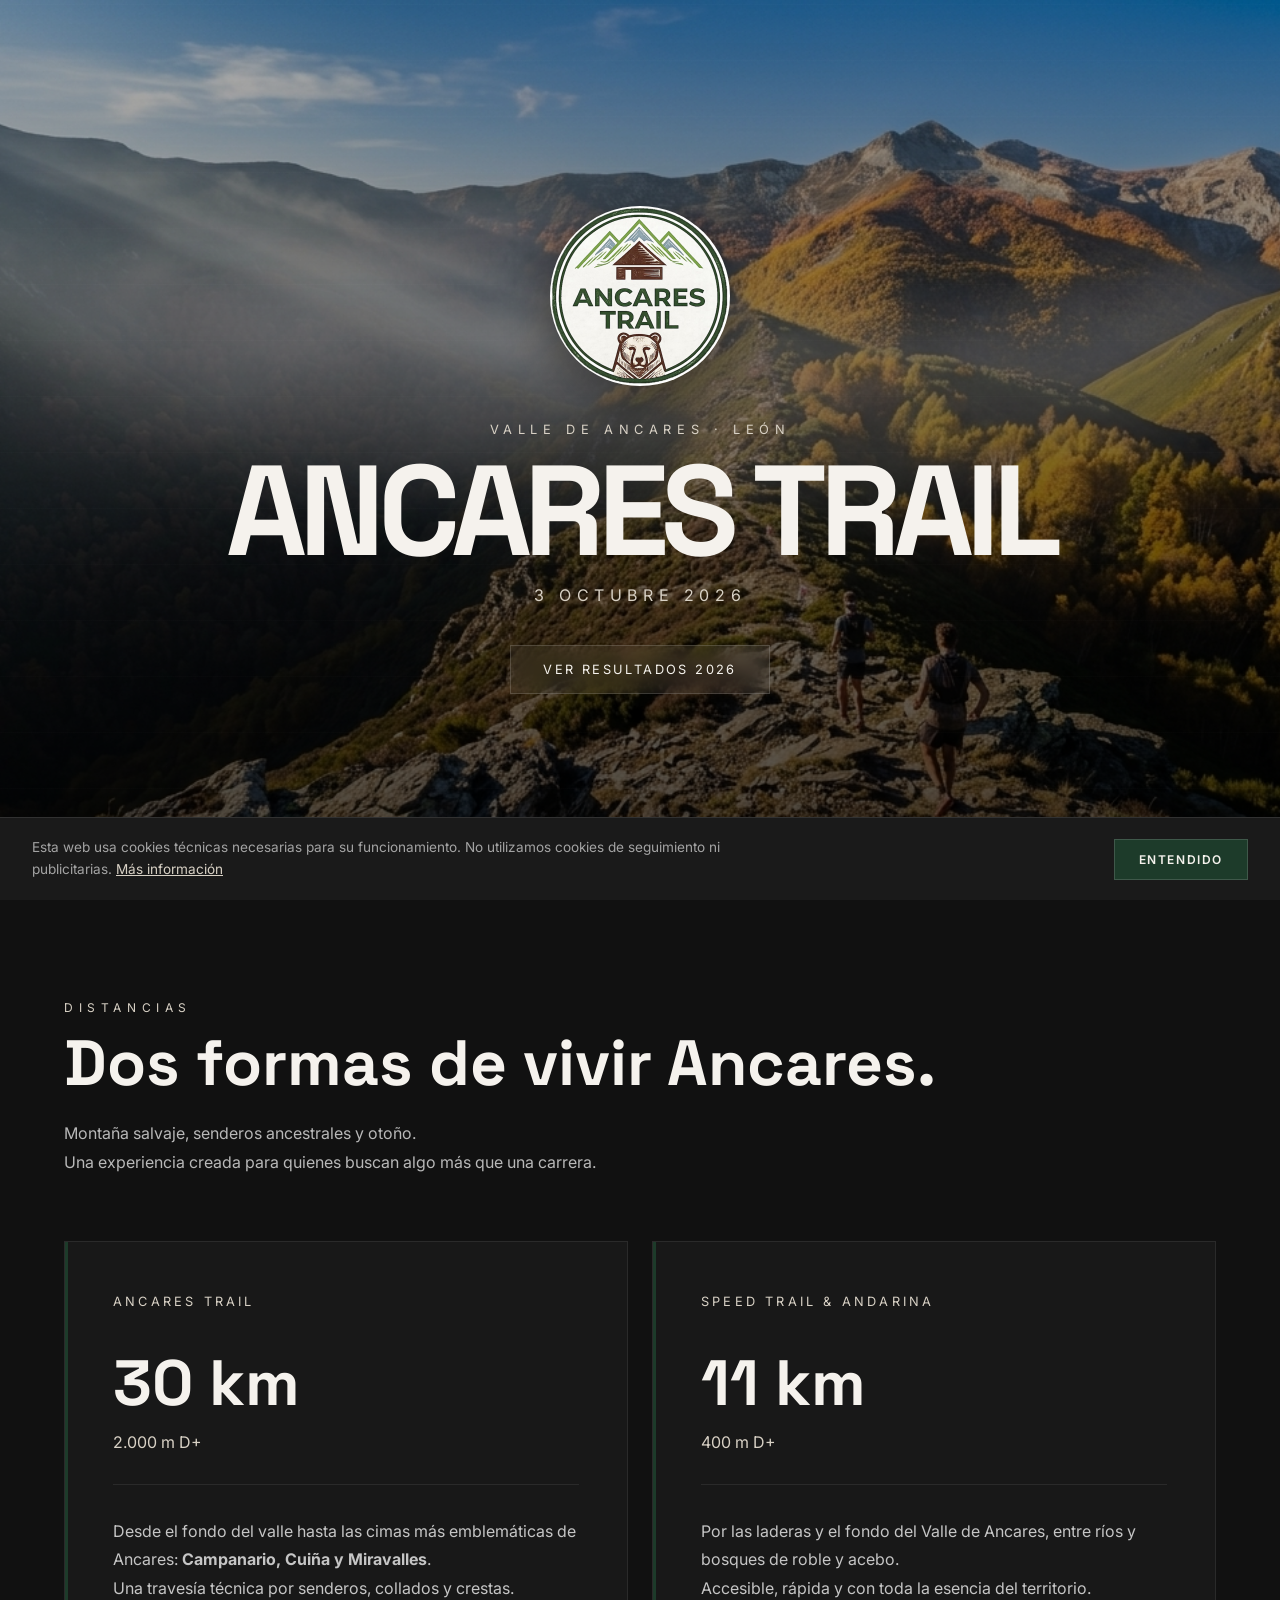
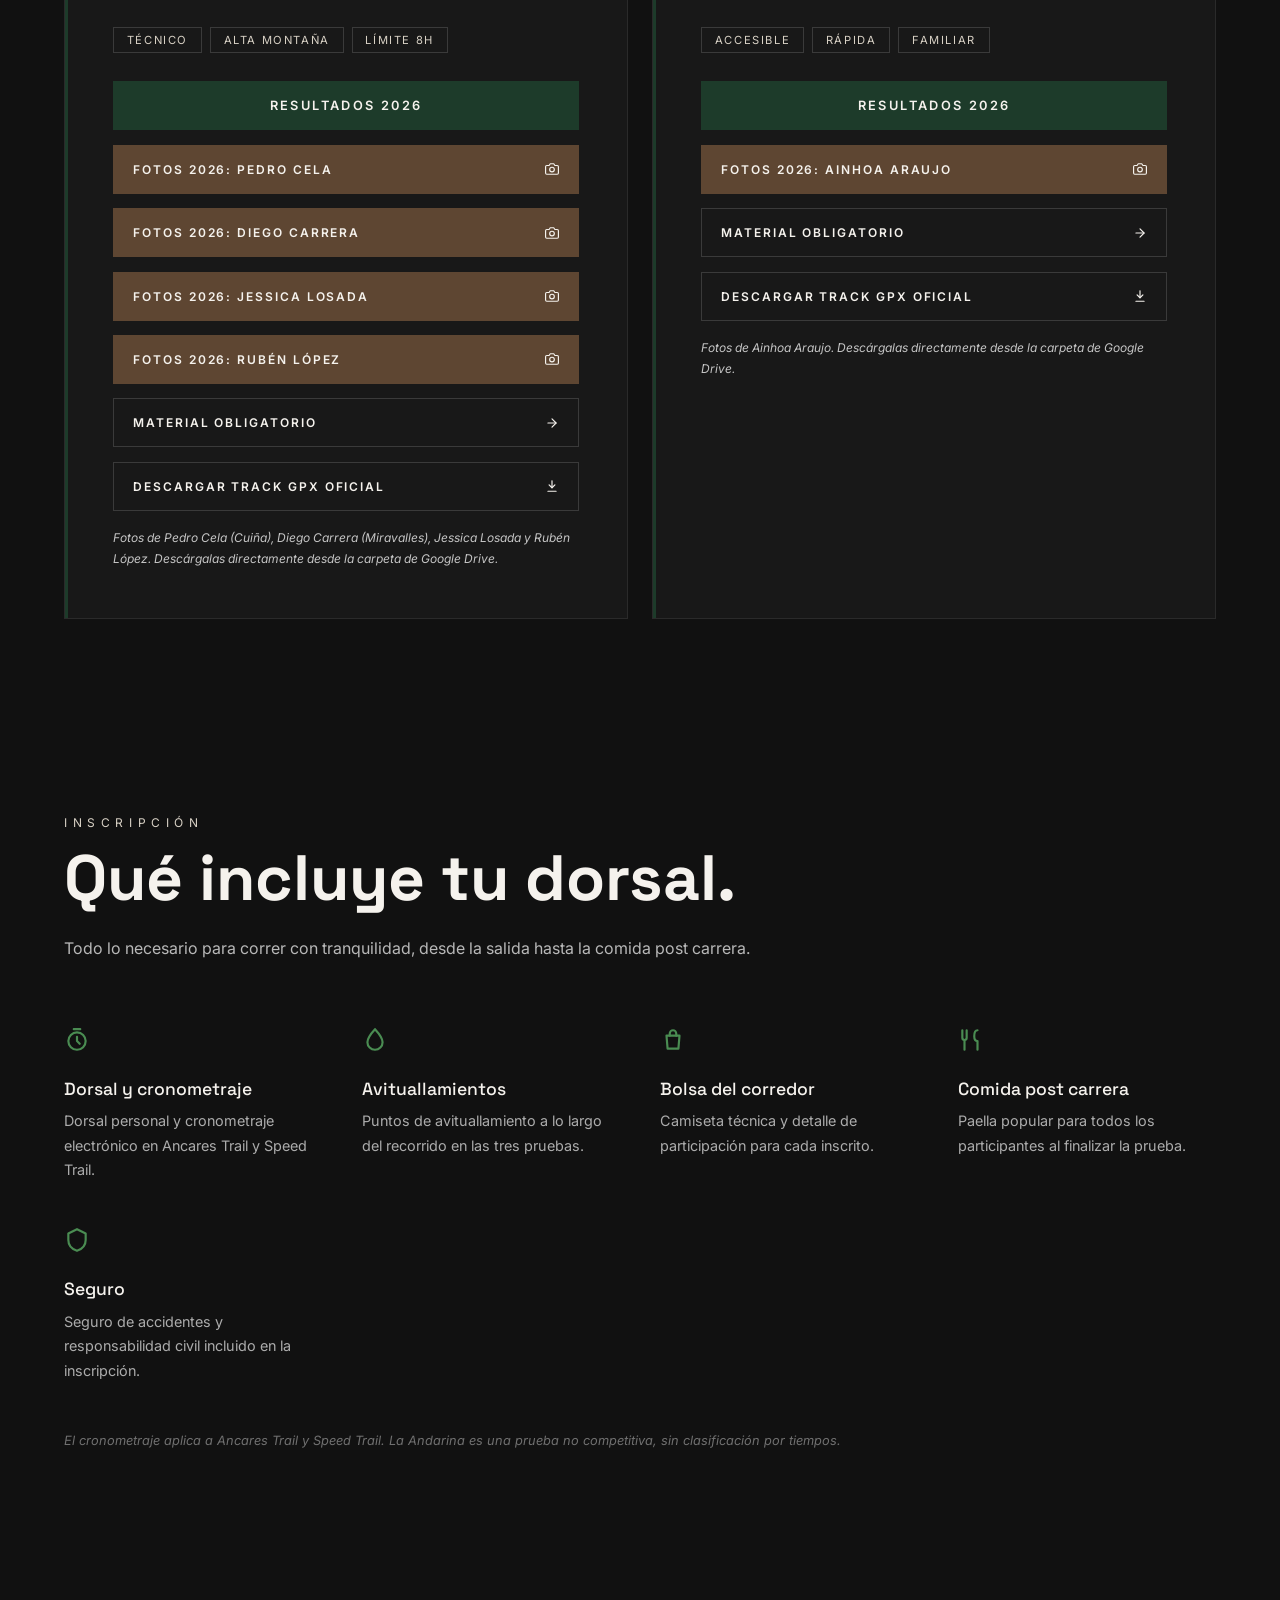
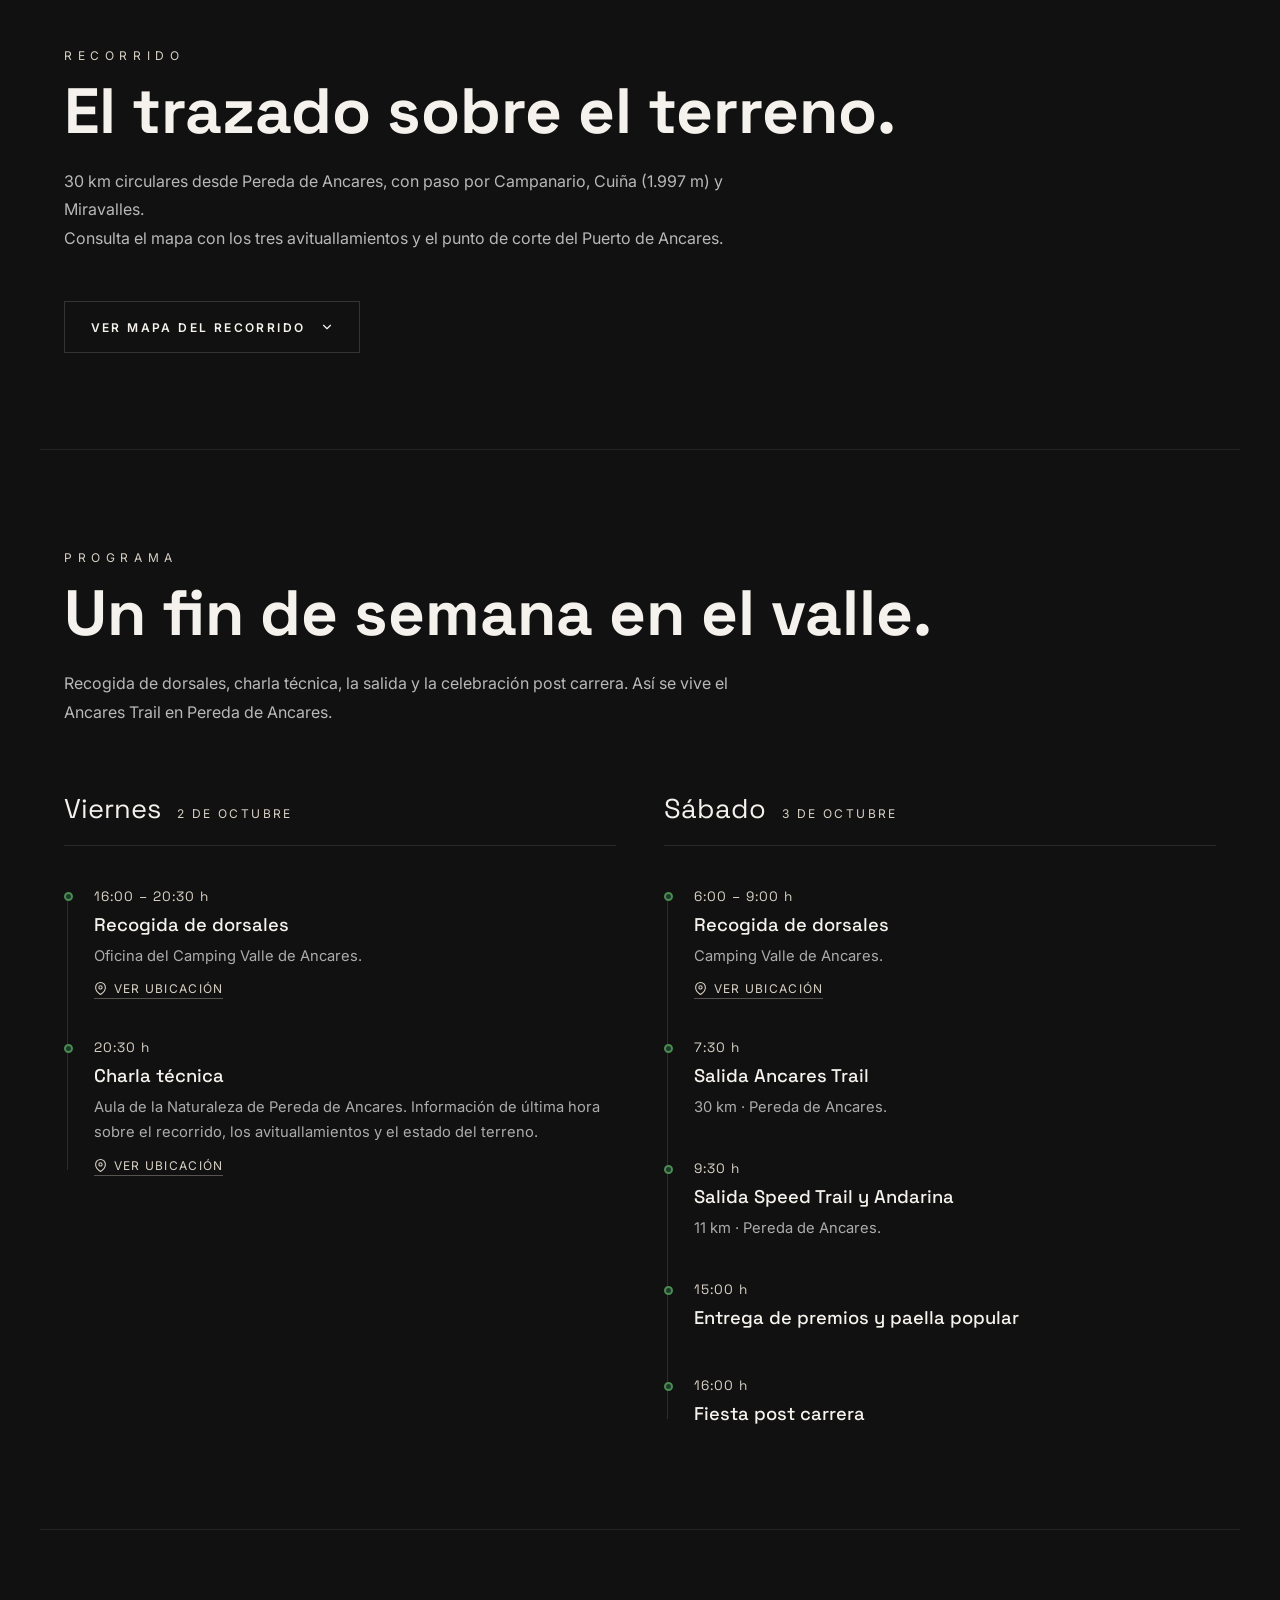
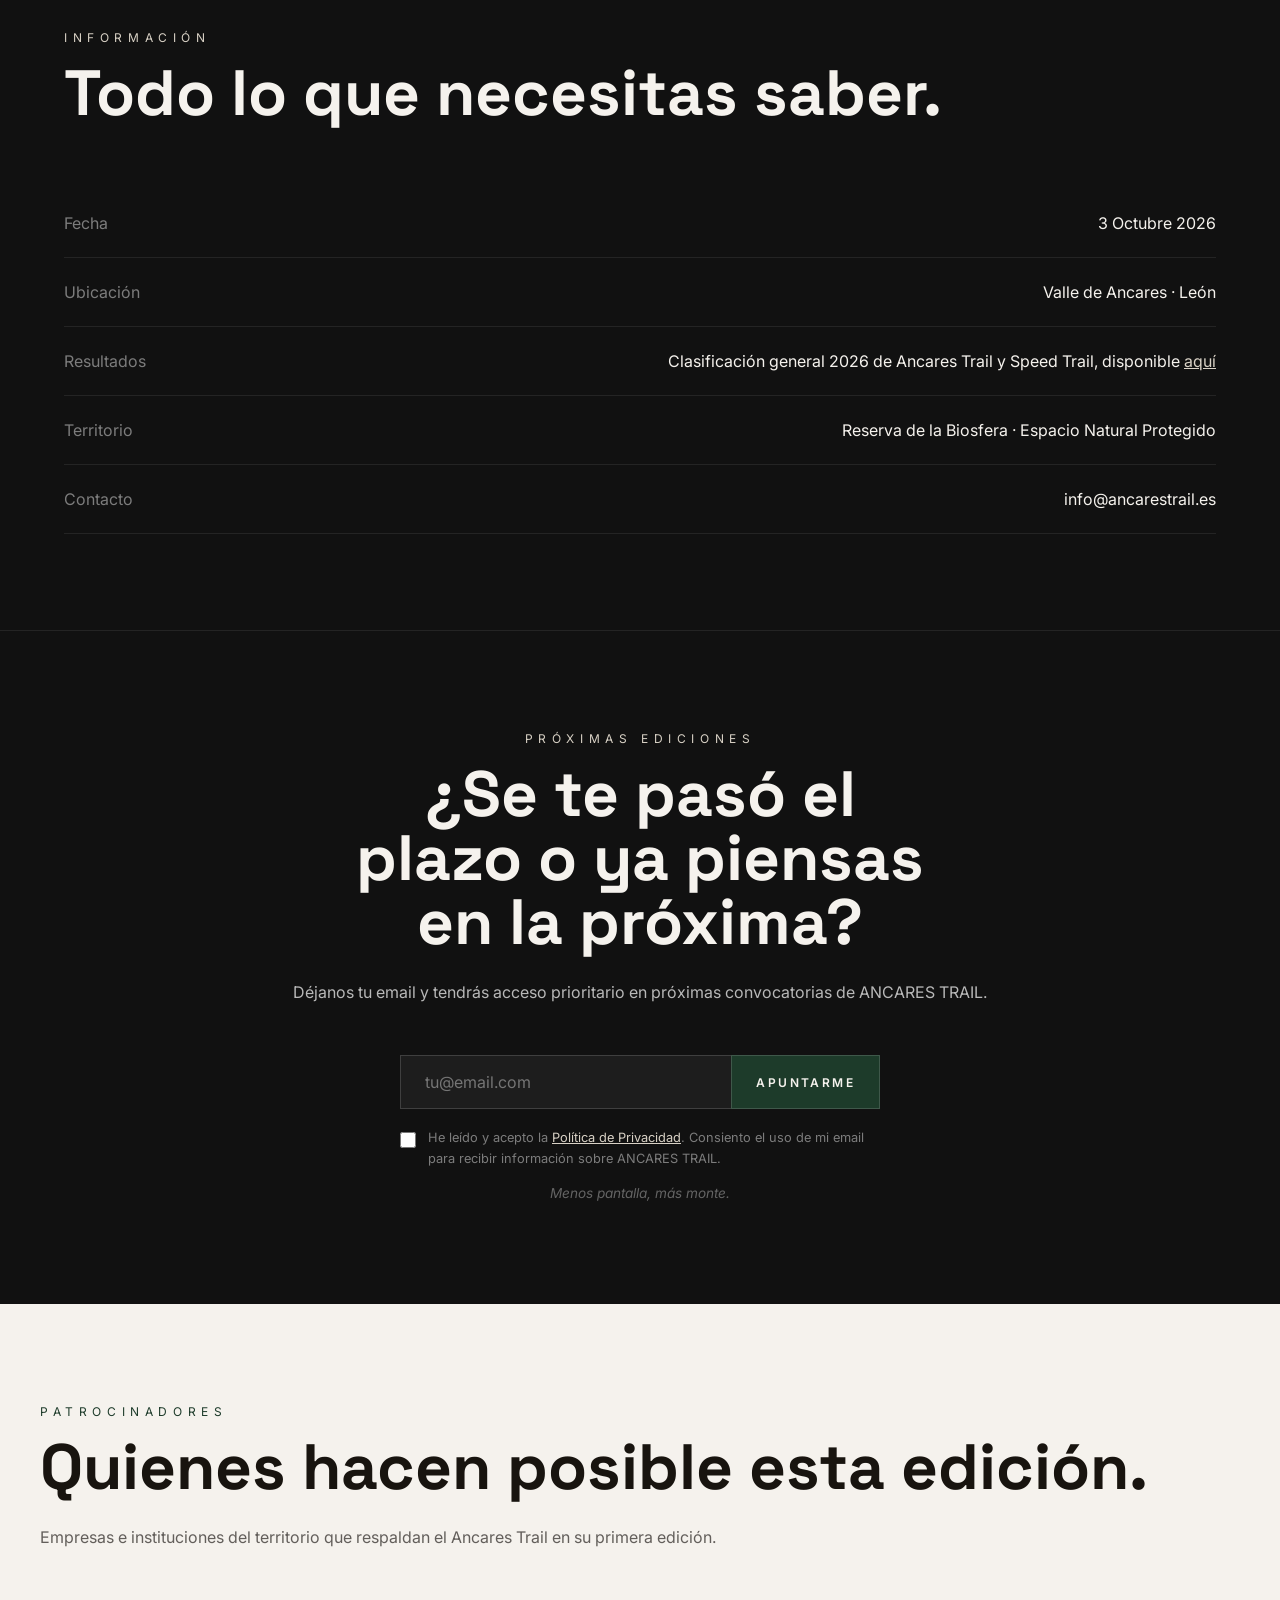
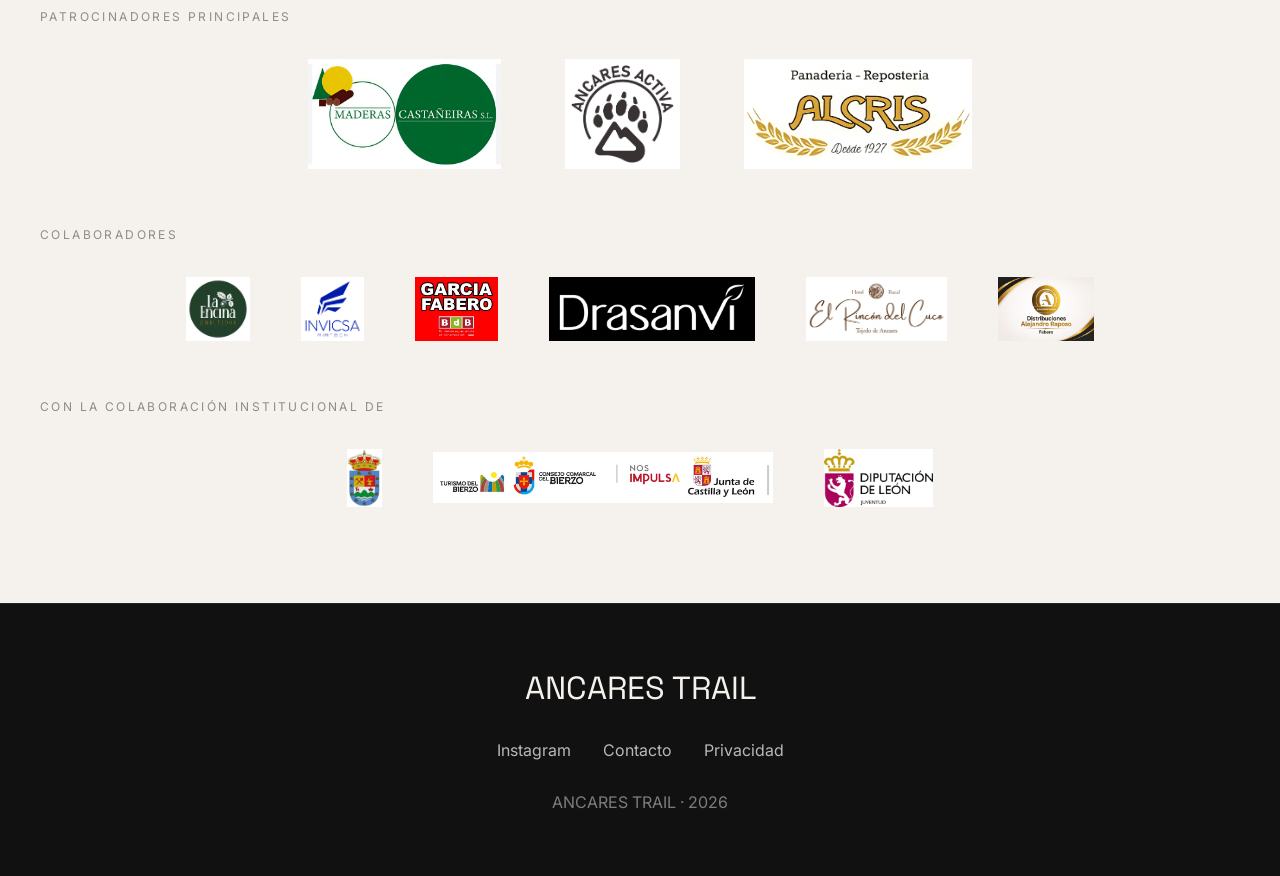
<file: index.html>
<!DOCTYPE html>
<html lang="es">
<head>

<meta name="description" content="ANCARES TRAIL - carrera de trail running en el Valle de Ancares, El Bierzo, León, 3 de octubre de 2026:  30 km por Campanario, Cuiña y Miravalles. Montaña salvaje, otoño y una experiencia premium en uno de los territorios más espectaculares del norte de España. 3 de octubre de 2026.">
<meta name="keywords" content="Ancares Trail, trail running León, trail running El Bierzo, trail running Bierzo, carrera trail león 2026, carrera trail bierzo 2026, carrera trail norte España, carrera montaña León, trail Ancares, carrera trail España, trail running Castilla y León, Cuiña, Miravalles, Campanario, Valle de Ancares">
<meta name="author" content="ANCARES TRAIL">
<meta name="robots" content="index, follow">
<meta name="geo.region" content="ES-LE">
<meta name="geo.placename" content="Valle de Ancares, El Bierzo, León">
<link rel="canonical" href="https://ancarestrail.es/">

<link rel="icon" type="image/png" sizes="48x48" href="favicon-48x48.png">
<link rel="apple-touch-icon" href="apple-touch-icon.png">

<meta property="og:title" content="ANCARES TRAIL | Trail Running en el Valle de Ancares, El Bierzo - León 2026">
<meta property="og:description" content="Trail de alta montaña en Ancares, 30km y 2000m positivos, 3 de octubre de 2026.">
<meta property="og:image" content="https://ancarestrail.es/logo.jpg">
<meta property="og:url" content="https://ancarestrail.es/">
<meta property="og:type" content="website">

<meta name="twitter:card" content="summary_large_image">
<meta name="twitter:title" content="ANCARES TRAIL | Trail Running El Bierzo · León 2026">
<meta name="twitter:description" content="Trail running en el Valle de Ancares, El Bierzo - León 2026">
<meta name="twitter:image" content="https://ancarestrail.es/logo.jpg">

<script type="application/ld+json">
{
  "@context": "https://schema.org",
  "@type": "SportsEvent",
  "name": "ANCARES TRAIL",
  "alternateName": "Trail Running El Bierzo 2026",
  "startDate": "2026-10-03T08:00:00",
  "endDate": "2026-10-03T20:00:00",
  "eventAttendanceMode": "https://schema.org/OfflineEventAttendanceMode",
  "eventStatus": "https://schema.org/EventScheduled",
  "url": "https://ancarestrail.es",
  "location": {
    "@type": "Place",
    "name": "Valle de Ancares",
    "address": {
      "@type": "PostalAddress",
      "addressLocality": "Pereda de Ancares",
      "addressRegion": "León",
      "addressCountry": "ES",
      "postalCode": "24430"
    },
    "geo": {
      "@type": "GeoCoordinates",
      "latitude": "42.8333",
      "longitude": "-6.8167"
    }
  },
  "image": [
    "https://ancarestrail.es/AncaresTrail_CircoGlaciar.png",
    "https://ancarestrail.es/logo.jpg"
  ],
  "description": "Carrera de trail running en el Valle de Ancares y El Bierzo, León. 30 km por las cimas de Campanario, Cuiña y Miravalles con 2.000 m de desnivel positivo. 3 de octubre de 2026.",
  "keywords": "trail running León, trail El Bierzo, trail Ancares, carrera montaña León 2026, Os Ancares",
  "organizer": {
    "@type": "Organization",
    "name": "ANCARES TRAIL",
    "url": "https://ancarestrail.es",
    "email": "info@ancarestrail.es"
  },
  "offers": {
    "@type": "Offer",
    "availability": "https://schema.org/SoldOut",
    "validThrough": "2026-09-25",
    "url": "https://www.deporticket.com/web-evento/13855-ancares-trail"
  }
}
</script>

<meta charset="UTF-8">
<meta name="viewport" content="width=device-width, initial-scale=1.0">
<title>ANCARES TRAIL | Trail Running en el Valle de Ancares, El Bierzo - León 2026</title>

<link rel="preconnect" href="https://fonts.googleapis.com">
<link rel="preconnect" href="https://fonts.gstatic.com" crossorigin>
<link href="https://fonts.googleapis.com/css2?family=Inter:wght@300;400;500;600&family=Space+Grotesk:wght@400;500;700&display=swap" rel="stylesheet">

<style>

*{ margin:0; padding:0; box-sizing:border-box; max-width:100%; }

:root{
  --black:#111111;
  --forest:#1D3B2A;
  --stone:#D8D1C5;
  --off:#F5F2ED;
  --earth:#5E4632;
  --green:#4a8c52;
}

html{
  scroll-behavior:smooth;
  overflow-x:hidden;
  max-width:100%;
}

body{
  background:var(--black);
  color:var(--off);
  font-family:'Inter',sans-serif;
  overflow-x:hidden;
  max-width:100%;
  width:100%;
}

/* HERO */
.hero{
  position:relative;
  min-height:100vh;
  display:flex;
  align-items:center;
  justify-content:center;
  text-align:center;
  padding:2rem;
  overflow:hidden;
  background:#0f1f11;
}

/* Foto de fondo con zoom lento */
.hero-bg{
  position:absolute;
  inset:0;
  background-image: url('AncaresTrail_CircoGlaciar.png');
  background-size: cover;
  background-position: center 35%;
  background-repeat: no-repeat;
  animation: slowzoom 24s ease-in-out infinite alternate;
  will-change: transform;
}

/* Overlay: más oscuro abajo para que el texto respire */
.hero-overlay{
  position:absolute;
  inset:0;
  background:
    linear-gradient(
      to bottom,
      rgba(0,0,0,.30) 0%,
      rgba(0,0,0,.45) 40%,
      rgba(0,0,0,.72) 100%
    );
  z-index:1;
}

/* Líneas de curva de nivel */
.hero::before{
  content:'';
  position:absolute;
  inset:0;
  z-index:2;
  background: repeating-linear-gradient(
    0deg, transparent, transparent 55px,
    rgba(255,255,255,.018) 56px
  );
  pointer-events:none;
}

.hero-content{
  position:relative;
  z-index:3;
  max-width:900px;
  animation:fade 1.5s ease;
}

@keyframes slowzoom{
  from{ transform:scale(1.0); }
  to{   transform:scale(1.08); }
}

.logo{
  width:180px;
  aspect-ratio:1/1;
  object-fit:contain;
  border-radius:50%;
  margin-bottom:2rem;
  box-shadow:0 20px 50px rgba(0,0,0,.45);
}

.hero-small{
  text-transform:uppercase;
  letter-spacing:.35rem;
  font-size:.8rem;
  color:var(--stone);
  margin-bottom:1rem;
}

.hero h1{
  font-family:'Space Grotesk',sans-serif;
  font-size:clamp(4rem,10vw,8rem);
  line-height:.9;
  letter-spacing:-0.06em;
  margin-bottom:1rem;
}

.hero-date{
  letter-spacing:.35rem;
  text-transform:uppercase;
  color:var(--stone);
  margin-bottom:2.5rem;
}

.hero-btn{
  display:inline-block;
  padding:1rem 2rem;
  border:1px solid rgba(255,255,255,.15);
  color:var(--off);
  text-decoration:none;
  text-transform:uppercase;
  letter-spacing:.15rem;
  font-size:.8rem;
  background:rgba(255,255,255,.05);
  backdrop-filter:blur(10px);
  transition:.4s ease;
}

.hero-btn:hover{ background:rgba(255,255,255,.12); transform:translateY(-2px); }

/* INSCRIPCIÓN — CTA sólido hacia Deporticket */
.enroll-btn{
  display:inline-block;
  padding:1rem 2.2rem;
  border:1px solid var(--forest);
  background:var(--forest);
  color:var(--off);
  text-decoration:none;
  text-transform:uppercase;
  letter-spacing:.15rem;
  font-size:.8rem;
  font-weight:600;
  transition:.3s ease;
}

.enroll-btn:hover{ background:#2a5238; border-color:#2a5238; transform:translateY(-2px); }

.enroll-cta{
  max-width:600px;
  margin:0 auto 3rem;
  text-align:center;
  padding:2rem;
  border:1px solid rgba(255,255,255,.1);
  background:rgba(255,255,255,.03);
}

.enroll-cta p{
  color:rgba(255,255,255,.75);
  margin-bottom:1.2rem;
}

.enroll-cta .enroll-deadline{
  color:var(--stone);
  font-weight:600;
}

.card-actions .enroll-btn{
  width:100%;
  text-align:center;
  box-sizing:border-box;
}

/* SECTIONS */
.section{
  max-width:1200px;
  margin:auto;
  padding:6rem 1.5rem;
}

.eyebrow{
  display:inline-block;
  margin-bottom:1rem;
  text-transform:uppercase;
  letter-spacing:.35rem;
  color:var(--stone);
  font-size:.75rem;
}

.title{
  font-family:'Space Grotesk',sans-serif;
  font-size:clamp(2rem,5vw,4rem);
  line-height:1;
  margin-bottom:1.5rem;
}

.intro{
  max-width:700px;
  line-height:1.8;
  color:rgba(255,255,255,.7);
}

/* CARDS */
.cards{
  display:grid;
  grid-template-columns:repeat(auto-fit,minmax(300px,1fr));
  gap:1.5rem;
  margin-top:4rem;
}

.card{
  padding:3rem;
  border:1px solid rgba(255,255,255,.08);
  background:rgba(255,255,255,.03);
  transition:.4s ease;
  position:relative;
  overflow:hidden;
}

.card::before{
  content:'';
  position:absolute;
  left:0; top:0;
  width:3px; height:100%;
  background:var(--forest);
}

.card:hover{ transform:translateY(-8px); border-color:rgba(255,255,255,.18); }

.card-small{
  text-transform:uppercase;
  letter-spacing:.2rem;
  color:var(--stone);
  font-size:.8rem;
}

.card h3{
  font-family:'Space Grotesk',sans-serif;
  font-size:4rem;
  margin:2rem 0 .5rem;
}

.card-elev{ color:var(--stone); margin-bottom:2rem; }

.line{ width:100%; height:1px; background:rgba(255,255,255,.08); margin-bottom:2rem; }

.card p{ color:rgba(255,255,255,.75); line-height:1.8; }

.card-tags{
  margin-top:1.5rem;
  display:flex;
  gap:.5rem;
  flex-wrap:wrap;
}

.tag{
  font-size:.7rem;
  letter-spacing:.1rem;
  text-transform:uppercase;
  border:1px solid rgba(255,255,255,.15);
  padding:.3rem .8rem;
  color:var(--stone);
}

/* MATERIAL OBLIGATORIO — botón dentro de la tarjeta */
.material-btn{
  margin-top:1.8rem;
  width:100%;
  display:flex;
  align-items:center;
  justify-content:space-between;
  gap:.75rem;
  background:transparent;
  border:1px solid rgba(255,255,255,.15);
  color:var(--off);
  font-family:'Inter',sans-serif;
  font-size:.75rem;
  font-weight:600;
  letter-spacing:.12rem;
  text-transform:uppercase;
  padding:1rem 1.2rem;
  cursor:pointer;
  transition:.3s ease;
}

.material-btn:hover{ background:rgba(255,255,255,.06); border-color:rgba(255,255,255,.3); }

.material-btn svg{ width:14px; height:14px; flex-shrink:0; transition:.3s ease; }

.material-btn:hover svg{ transform:translateX(3px); }

/* Acciones de la tarjeta (material obligatorio + descarga GPX) */
.card-actions{
  margin-top:1.8rem;
  display:flex;
  flex-direction:column;
  gap:.9rem;
}

.card-actions .material-btn{ margin-top:0; }

.gpx-btn{ text-decoration:none; }

.material-btn.photo-btn{ background:var(--earth); border-color:var(--earth); color:var(--off); text-decoration:none; }

.material-btn.photo-btn:hover{ background:#4a3627; border-color:#4a3627; }

.gpx-note{
  margin-top:1rem;
  font-size:.75rem;
  color:rgba(255,255,255,.4);
  line-height:1.6;
  font-style:italic;
}

/* QUÉ INCLUYE LA INSCRIPCIÓN */
.includes-grid{
  display:grid;
  grid-template-columns:repeat(auto-fit,minmax(220px,1fr));
  gap:2.8rem 2.5rem;
  margin-top:4rem;
}

.includes-item svg{
  width:26px;
  height:26px;
  color:var(--green);
  margin-bottom:1.3rem;
}

.includes-item h4{
  font-family:'Space Grotesk',sans-serif;
  font-size:1.1rem;
  font-weight:500;
  margin-bottom:.6rem;
}

.includes-item p{
  color:rgba(255,255,255,.65);
  line-height:1.7;
  font-size:.9rem;
}

.includes-note{
  margin-top:3rem;
  font-size:.8rem;
  color:rgba(255,255,255,.4);
  line-height:1.6;
  font-style:italic;
}

/* MATERIAL OBLIGATORIO — modal */
.material-overlay{
  display:none;
  position:fixed;
  inset:0;
  background:rgba(0,0,0,.8);
  backdrop-filter:blur(6px);
  z-index:1000;
  align-items:center;
  justify-content:center;
  padding:1.5rem;
  opacity:0;
  transition:opacity .3s ease;
}

.material-overlay.show{ display:flex; opacity:1; }

.material-modal{
  background:#161616;
  border:1px solid rgba(255,255,255,.1);
  max-width:520px;
  width:100%;
  max-height:85vh;
  overflow-y:auto;
  padding:2.8rem 2.2rem;
  position:relative;
  transform:translateY(20px);
  transition:transform .3s ease;
}

.material-overlay.show .material-modal{ transform:translateY(0); }

.material-close{
  position:absolute;
  top:1.2rem;
  right:1.2rem;
  background:transparent;
  border:1px solid rgba(255,255,255,.15);
  color:var(--off);
  width:36px;
  height:36px;
  border-radius:50%;
  display:flex;
  align-items:center;
  justify-content:center;
  cursor:pointer;
  transition:.3s ease;
  padding:0;
}

.material-close:hover{ background:rgba(255,255,255,.08); }

.material-close svg{ width:16px; height:16px; }

.material-panel h3{
  font-family:'Space Grotesk',sans-serif;
  font-size:clamp(1.6rem,4vw,2.2rem);
  margin:.6rem 0 1.8rem;
}

.material-list{ list-style:none; }

.material-list li{
  display:flex;
  align-items:flex-start;
  gap:.9rem;
  padding:1rem 0;
  border-bottom:1px solid rgba(255,255,255,.08);
  color:rgba(255,255,255,.85);
  line-height:1.5;
  font-size:.95rem;
}

.material-list li:last-child{ border-bottom:none; }

.material-list li svg{
  width:18px;
  height:18px;
  flex-shrink:0;
  margin-top:.15rem;
  color:var(--green);
}

.material-list li em{ color:rgba(255,255,255,.5); font-style:italic; }

.material-note{
  margin-top:1.8rem;
  font-size:.8rem;
  color:rgba(255,255,255,.45);
  line-height:1.6;
  font-style:italic;
}

/* Móvil: el modal se convierte en bottom sheet para un acceso más fácil */
@media(max-width:480px){
  .material-overlay{ padding:0; align-items:flex-end; }
  .material-modal{
    max-width:100%;
    max-height:88vh;
    border-radius:20px 20px 0 0;
    padding:2.2rem 1.5rem 2.6rem;
  }
}

/* MAPA DEL RECORRIDO — botón desplegable */
.route-toggle{
  display:inline-flex;
  align-items:center;
  gap:.9rem;
  margin-top:3rem;
  width:auto;
  background:transparent;
  border:1px solid rgba(255,255,255,.15);
  color:var(--off);
  font-family:'Inter',sans-serif;
  font-size:.75rem;
  font-weight:600;
  letter-spacing:.15rem;
  text-transform:uppercase;
  padding:1.1rem 1.6rem;
  cursor:pointer;
  transition:.3s ease;
}

.route-toggle:hover{ background:rgba(255,255,255,.06); border-color:rgba(255,255,255,.3); }

.route-toggle .route-chevron{ width:14px; height:14px; flex-shrink:0; transition:transform .35s ease; }

.route-toggle[aria-expanded="true"] .route-chevron{ transform:rotate(180deg); }

/* MAPA DEL RECORRIDO — panel desplegable (animado con grid-template-rows) */
.route-panel{
  display:grid;
  grid-template-rows:0fr;
  transition:grid-template-rows .6s cubic-bezier(.4,0,.2,1);
}

.route-panel.open{ grid-template-rows:1fr; }

.route-panel-inner{ overflow:hidden; }

.route-panel-content{ padding-top:2.5rem; max-width:900px; }

.route-img-wrap{
  position:relative;
  border:1px solid rgba(255,255,255,.08);
  background:rgba(255,255,255,.03);
  overflow:hidden;
}

.route-img-btn{
  display:block;
  width:100%;
  padding:0;
  margin:0;
  border:none;
  background:transparent;
  cursor:zoom-in;
  line-height:0;
}

.route-img{
  display:block;
  width:100%;
  height:auto;
  aspect-ratio:1280/720;
  background:rgba(255,255,255,.03);
  transition:transform .5s ease;
}

.route-img-btn:hover .route-img{ transform:scale(1.02); }

.route-zoom-badge{
  position:absolute;
  right:1rem;
  bottom:1rem;
  display:flex;
  align-items:center;
  gap:.5rem;
  background:rgba(17,17,17,.75);
  backdrop-filter:blur(6px);
  border:1px solid rgba(255,255,255,.15);
  color:var(--off);
  font-size:.7rem;
  letter-spacing:.1rem;
  text-transform:uppercase;
  padding:.5rem .9rem;
  pointer-events:none;
}

.route-zoom-badge svg{ width:14px; height:14px; }

.route-caption{
  margin-top:1.2rem;
  display:flex;
  flex-wrap:wrap;
  align-items:baseline;
  justify-content:space-between;
  gap:.75rem 1.5rem;
  color:rgba(255,255,255,.55);
  font-size:.9rem;
  line-height:1.6;
}

.route-caption-link{
  background:none;
  border:none;
  padding:0;
  margin:0;
  color:var(--stone);
  text-decoration:underline;
  font-family:'Inter',sans-serif;
  font-size:.9rem;
  cursor:pointer;
  white-space:nowrap;
}

/* MAPA DEL RECORRIDO — visor ampliado (lightbox con zoom y arrastre) */
.lightbox-overlay{
  display:none;
  position:fixed;
  inset:0;
  background:rgba(0,0,0,.9);
  backdrop-filter:blur(6px);
  z-index:1000;
  align-items:center;
  justify-content:center;
  padding:1.5rem;
  opacity:0;
  transition:opacity .3s ease;
}

.lightbox-overlay.show{ display:flex; opacity:1; }

.lightbox-inner{
  display:flex;
  flex-direction:column;
  align-items:center;
  gap:1rem;
  max-width:1300px;
  width:100%;
  transform:translateY(20px);
  transition:transform .3s ease;
}

.lightbox-overlay.show .lightbox-inner{ transform:translateY(0); }

.lightbox-viewport{
  width:100%;
  height:78vh;
  max-height:820px;
  display:flex;
  overflow:auto;
  -webkit-overflow-scrolling:touch;
  border:1px solid rgba(255,255,255,.15);
  background:#0c0c0c;
  cursor:zoom-in;
  overscroll-behavior:contain;
}

.lightbox-viewport.zoomed{ cursor:grab; }
.lightbox-viewport.zoomed.dragging{ cursor:grabbing; }

.lightbox-img{
  display:block;
  margin:auto;
  max-width:100%;
  max-height:100%;
  user-select:none;
  -webkit-user-drag:none;
}

.lightbox-close{
  position:fixed;
  top:1.2rem;
  right:1.2rem;
  z-index:1001;
  background:rgba(17,17,17,.6);
  border:1px solid rgba(255,255,255,.2);
  color:var(--off);
  width:40px;
  height:40px;
  border-radius:50%;
  display:flex;
  align-items:center;
  justify-content:center;
  cursor:pointer;
  transition:.3s ease;
  padding:0;
}

.lightbox-close:hover{ background:rgba(255,255,255,.12); }

.lightbox-close svg{ width:18px; height:18px; }

.lightbox-hint{
  color:rgba(255,255,255,.45);
  font-size:.78rem;
  letter-spacing:.03rem;
  text-align:center;
}

@media(max-width:768px){
  .route-panel-content{ padding-top:2rem; }
}

@media(max-width:480px){
  .route-toggle{ width:100%; justify-content:space-between; }
  .lightbox-overlay{ padding:.75rem; }
  .lightbox-viewport{ height:72vh; }
  .lightbox-hint{ font-size:.72rem; padding:0 .5rem; }
}

/* PROGRAMA */
.programa{ border-top:1px solid rgba(255,255,255,.08); }

.program-grid{
  display:grid;
  grid-template-columns:repeat(auto-fit,minmax(320px,1fr));
  gap:4rem 3rem;
  margin-top:4rem;
}

.program-day-header{
  display:flex;
  align-items:baseline;
  gap:1rem;
  margin-bottom:2.6rem;
  padding-bottom:1.2rem;
  border-bottom:1px solid rgba(255,255,255,.1);
}

.program-day-label{
  font-family:'Space Grotesk',sans-serif;
  font-size:1.7rem;
}

.program-day-date{
  color:var(--stone);
  text-transform:uppercase;
  letter-spacing:.15rem;
  font-size:.75rem;
}

.program-timeline{
  position:relative;
  padding-left:1.9rem;
}

.program-timeline::before{
  content:'';
  position:absolute;
  left:3px;
  top:.4rem;
  bottom:.4rem;
  width:1px;
  background:rgba(255,255,255,.12);
}

.program-item{
  position:relative;
  padding-bottom:2.5rem;
}

.program-item:last-child{ padding-bottom:0; }

.program-item::before{
  content:'';
  position:absolute;
  left:-1.9rem;
  top:.3rem;
  width:9px;
  height:9px;
  border-radius:50%;
  background:var(--forest);
  border:2px solid var(--green);
  box-sizing:border-box;
}

.program-time{
  font-family:'Space Grotesk',sans-serif;
  color:var(--stone);
  font-size:.85rem;
  letter-spacing:.06rem;
  margin-bottom:.5rem;
}

.program-content h4{
  font-family:'Space Grotesk',sans-serif;
  font-size:1.15rem;
  font-weight:500;
  margin-bottom:.5rem;
}

.program-content p{
  color:rgba(255,255,255,.65);
  line-height:1.7;
  font-size:.92rem;
}

.program-location{
  display:inline-flex;
  align-items:center;
  gap:.4rem;
  margin-top:.8rem;
  color:var(--stone);
  font-size:.75rem;
  text-transform:uppercase;
  letter-spacing:.08rem;
  text-decoration:none;
  border-bottom:1px solid rgba(216,209,197,.35);
  padding-bottom:2px;
  transition:.3s ease;
}

.program-location:hover{ color:var(--off); border-color:var(--off); }

.program-location svg{ width:13px; height:13px; flex-shrink:0; }

@media(max-width:768px){
  .program-grid{ gap:3.5rem 2rem; }
}

/* INFO */
.info{ border-top:1px solid rgba(255,255,255,.08); }

.info-grid{ margin-top:4rem; }

.info-row{
  display:flex;
  justify-content:space-between;
  gap:2rem;
  padding:1.5rem 0;
  border-bottom:1px solid rgba(255,255,255,.08);
}

.info-row span{ color:rgba(255,255,255,.45); }

/* LISTA DE ESPERA */
.waitlist-section{
  border-top:1px solid rgba(255,255,255,.08);
  padding: 6rem 1.5rem;
  text-align:center;
}

.waitlist-section .eyebrow{ margin-bottom:1rem; }

.waitlist-section .title{
  max-width:600px;
  margin: 0 auto 1.5rem;
}

.waitlist-section .intro{
  margin: 0 auto 3rem;
  text-align:center;
}

/* iframe Brevo — fondo oscuro para integrarlo */
.brevo-iframe-wrap{
  max-width: 540px;
  margin: 0 auto;
  border: 1px solid rgba(255,255,255,.1);
  background: rgba(255,255,255,.03);
  overflow: hidden;
}

.brevo-iframe-wrap iframe{
  display: block;
  width: 100%;
  border: none;
  /* forzamos fondo transparente mediante filtro */
  filter: invert(0);
}

/* PATROCINADORES */
.sponsors{
  background:var(--off);
  padding:6rem 1.5rem;
}

.sponsors-inner{
  max-width:1200px;
  margin:0 auto;
}

.sponsors .eyebrow{ color:var(--forest); }

.sponsors .title{ color:#18140f; }

.sponsors .intro{ color:rgba(20,16,12,.65); }

.sponsors-tier{ margin-top:3.6rem; }

.sponsors-tier-label{
  display:block;
  text-transform:uppercase;
  letter-spacing:.15rem;
  font-size:.75rem;
  color:rgba(20,16,12,.45);
  margin-bottom:2.2rem;
}

/* Rejilla: cada logo se dimensiona por altura, el ancho lo marca su proporción real */
.sponsors-grid{
  display:flex;
  flex-wrap:wrap;
  align-items:center;
  justify-content:center;
  gap:3.2rem 4rem;
}

.sponsors-grid img{
  display:block;
  width:auto;
  height:auto;
  max-height:110px;
  max-width:280px;
  object-fit:contain;
  transition:transform .3s ease;
}

.sponsors-grid img:hover{ transform:translateY(-3px); }

.sponsors-grid--secondary{ gap:2.6rem 3.2rem; }

.sponsors-grid--secondary img{ max-height:64px; max-width:210px; }

.sponsors-grid--institutional{ gap:2.6rem 3.2rem; }

.sponsors-grid--institutional img{ max-height:58px; max-width:340px; }

@media(max-width:768px){
  .sponsors{ padding:5rem 1.5rem; }
  .sponsors-tier{ margin-top:3rem; }
  .sponsors-grid{ gap:2.4rem 2.6rem; }
  .sponsors-grid img{ max-height:82px; max-width:230px; }
  .sponsors-grid--secondary{ gap:2rem 2.4rem; }
  .sponsors-grid--secondary img{ max-height:54px; max-width:170px; }
  .sponsors-grid--institutional{ gap:2rem 2.4rem; }
  .sponsors-grid--institutional img{ max-height:48px; max-width:260px; }
}

@media(max-width:480px){
  .sponsors-grid{ gap:2rem 2rem; }
  .sponsors-grid img{ max-height:70px; }
  .sponsors-grid--secondary img{ max-height:44px; }
  .sponsors-grid--institutional img{ max-height:40px; }
}

/* FOOTER */
footer{
  padding:4rem 1.5rem;
  border-top:1px solid rgba(255,255,255,.08);
  text-align:center;
}

footer p{ color:rgba(255,255,255,.45); }

.footer-logo{
  font-family:'Space Grotesk',sans-serif;
  font-size:2rem;
  margin-bottom:1rem;
}

.footer-links{
  display:flex;
  justify-content:center;
  gap:2rem;
  margin:2rem 0;
}

.footer-links a{
  color:rgba(255,255,255,.7);
  text-decoration:none;
  transition:.3s;
}

.footer-links a:hover{ color:var(--off); }

/* ANIMATIONS */
.fade{
  opacity:0;
  transform:translateY(40px);
  transition:1s ease;
}

.fade.show{ opacity:1; transform:translateY(0); }

@keyframes fade{
  from{ opacity:0; transform:translateY(30px); }
  to{ opacity:1; transform:translateY(0); }
}

/* MOBILE */
@media(max-width:768px){
  .section{ padding:5rem 1.5rem; }
  .card{ padding:2rem; }
  .card h3{ font-size:3rem; }
  .info-row{ flex-direction:column; gap:.5rem; }
  .waitlist-section{ padding:5rem 1.5rem; }
  .hero h1{ letter-spacing:-0.03em; }
}

@media(max-width:480px){
  .cards{ grid-template-columns:1fr; }
}

@media(max-width:400px){
  .form-row{ flex-direction:column; }
  .form-row input{
    border-right:1px solid rgba(255,255,255,.15) !important;
    border-bottom:none !important;
    width:100% !important;
  }
  .form-row button{ width:100% !important; }
}

</style>
</head>
<body>

<!-- HERO -->
<section class="hero">
  <div class="hero-bg"></div>
  <div class="hero-overlay"></div>
  <div class="hero-content">
    <img class="logo" src="logo.jpg" alt="ANCARES TRAIL">
    <p class="hero-small">VALLE DE ANCARES · LEÓN</p>
    <h1>ANCARES TRAIL</h1>
    <p class="hero-date">3 OCTUBRE 2026</p>
    <a href="AncaresTrail2026_Resultados-2026.pdf" target="_blank" rel="noopener" class="hero-btn">Ver resultados 2026</a>
  </div>
</section>

<!-- DISTANCIAS -->
<section class="section fade">
  <span class="eyebrow">DISTANCIAS</span>
  <h2 class="title">Dos formas de vivir Ancares.</h2>
  <p class="intro">
    Montaña salvaje, senderos ancestrales y otoño.<br>
    Una experiencia creada para quienes buscan algo más que una carrera.
  </p>

  <div class="cards">
    <div class="card">
      <span class="card-small">ANCARES TRAIL</span>
      <h3>30 km</h3>
      <div class="card-elev">2.000 m D+</div>
      <div class="line"></div>
      <p>
        Desde el fondo del valle hasta las cimas más emblemáticas de Ancares: <strong>Campanario, Cuiña y Miravalles</strong>.<br>
        Una travesía técnica por senderos, collados y crestas.
      </p>
      <div class="card-tags">
        <span class="tag">Técnico</span>
        <span class="tag">Alta montaña</span>
        <span class="tag">Límite 8h</span>
      </div>
      <div class="card-actions">
        <a class="enroll-btn" href="AncaresTrail2026-30km_Clasificacion-2026.pdf" target="_blank" rel="noopener">Resultados 2026</a>
        <a class="material-btn photo-btn" href="https://drive.google.com/drive/folders/19VQnlDBlOLACDAMYYwbOBzEjXaqf3F6Y" target="_blank" rel="noopener">
          <span>Fotos 2026: Pedro Cela</span>
          <svg viewBox="0 0 24 24" fill="none" stroke="currentColor" stroke-width="2" stroke-linecap="round" stroke-linejoin="round"><path d="M23 19a2 2 0 0 1-2 2H3a2 2 0 0 1-2-2V8a2 2 0 0 1 2-2h4l2-3h6l2 3h4a2 2 0 0 1 2 2z"></path><circle cx="12" cy="13" r="4"></circle></svg>
        </a>
        <a class="material-btn photo-btn" href="https://drive.google.com/drive/folders/1TUHdBTzyOmgcp3vZuVvVQp-pe38COf92" target="_blank" rel="noopener">
          <span>Fotos 2026: Diego Carrera</span>
          <svg viewBox="0 0 24 24" fill="none" stroke="currentColor" stroke-width="2" stroke-linecap="round" stroke-linejoin="round"><path d="M23 19a2 2 0 0 1-2 2H3a2 2 0 0 1-2-2V8a2 2 0 0 1 2-2h4l2-3h6l2 3h4a2 2 0 0 1 2 2z"></path><circle cx="12" cy="13" r="4"></circle></svg>
        </a>
        <a class="material-btn photo-btn" href="https://drive.google.com/drive/folders/1YNIETi6JBr6xtvP88XeZfi80o5Q0sMcT" target="_blank" rel="noopener">
          <span>Fotos 2026: Jessica Losada</span>
          <svg viewBox="0 0 24 24" fill="none" stroke="currentColor" stroke-width="2" stroke-linecap="round" stroke-linejoin="round"><path d="M23 19a2 2 0 0 1-2 2H3a2 2 0 0 1-2-2V8a2 2 0 0 1 2-2h4l2-3h6l2 3h4a2 2 0 0 1 2 2z"></path><circle cx="12" cy="13" r="4"></circle></svg>
        </a>
        <a class="material-btn photo-btn" href="https://drive.google.com/drive/folders/1j1HvmYEbhUhcSYAHCc8gHM5Y3nD0wNCh" target="_blank" rel="noopener">
          <span>Fotos 2026: Rubén López</span>
          <svg viewBox="0 0 24 24" fill="none" stroke="currentColor" stroke-width="2" stroke-linecap="round" stroke-linejoin="round"><path d="M23 19a2 2 0 0 1-2 2H3a2 2 0 0 1-2-2V8a2 2 0 0 1 2-2h4l2-3h6l2 3h4a2 2 0 0 1 2 2z"></path><circle cx="12" cy="13" r="4"></circle></svg>
        </a>
        <button class="material-btn" type="button" onclick="openMaterial('30k')">
          <span>Material obligatorio</span>
          <svg viewBox="0 0 24 24" fill="none" stroke="currentColor" stroke-width="2" stroke-linecap="round" stroke-linejoin="round"><line x1="5" y1="12" x2="19" y2="12"></line><polyline points="12 5 19 12 12 19"></polyline></svg>
        </button>
        <a class="material-btn gpx-btn" href="AncaresTrail2026-30km_OFICIAL-2026.gpx" download>
          <span>Descargar track GPX oficial</span>
          <svg viewBox="0 0 24 24" fill="none" stroke="currentColor" stroke-width="2" stroke-linecap="round" stroke-linejoin="round"><path d="M12 3v12"></path><polyline points="7 10 12 15 17 10"></polyline><path d="M5 21h14"></path></svg>
        </a>
      </div>
      <p class="gpx-note">Fotos de Pedro Cela (Cuiña), Diego Carrera (Miravalles), Jessica Losada y Rubén López. Descárgalas directamente desde la carpeta de Google Drive.</p>
    </div>

    <div class="card">
      <span class="card-small">SPEED TRAIL &amp; ANDARINA</span>
      <h3>11 km</h3>
      <div class="card-elev">400 m D+</div>
      <div class="line"></div>
      <p>
        Por las laderas y el fondo del Valle de Ancares, entre ríos y bosques de roble y acebo.<br>
        Accesible, rápida y con toda la esencia del territorio.
      </p>
      <div class="card-tags">
        <span class="tag">Accesible</span>
        <span class="tag">Rápida</span>
        <span class="tag">Familiar</span>
      </div>
      <div class="card-actions">
        <a class="enroll-btn" href="SpeedTrail-Ancares2026-11km_Clasificacion-2026.pdf" target="_blank" rel="noopener">Resultados 2026</a>
        <a class="material-btn photo-btn" href="https://drive.google.com/drive/folders/1mDoiNA8k4t3h32qOk12YpX-O2usnjlLy" target="_blank" rel="noopener">
          <span>Fotos 2026: Ainhoa Araujo</span>
          <svg viewBox="0 0 24 24" fill="none" stroke="currentColor" stroke-width="2" stroke-linecap="round" stroke-linejoin="round"><path d="M23 19a2 2 0 0 1-2 2H3a2 2 0 0 1-2-2V8a2 2 0 0 1 2-2h4l2-3h6l2 3h4a2 2 0 0 1 2 2z"></path><circle cx="12" cy="13" r="4"></circle></svg>
        </a>
        <button class="material-btn" type="button" onclick="openMaterial('11k')">
          <span>Material obligatorio</span>
          <svg viewBox="0 0 24 24" fill="none" stroke="currentColor" stroke-width="2" stroke-linecap="round" stroke-linejoin="round"><line x1="5" y1="12" x2="19" y2="12"></line><polyline points="12 5 19 12 12 19"></polyline></svg>
        </button>
        <a class="material-btn gpx-btn" href="SpeedTrail-Ancares2026-11km_OFICIAL-2026.gpx" download>
          <span>Descargar track GPX oficial</span>
          <svg viewBox="0 0 24 24" fill="none" stroke="currentColor" stroke-width="2" stroke-linecap="round" stroke-linejoin="round"><path d="M12 3v12"></path><polyline points="7 10 12 15 17 10"></polyline><path d="M5 21h14"></path></svg>
        </a>
      </div>
      <p class="gpx-note">Fotos de Ainhoa Araujo. Descárgalas directamente desde la carpeta de Google Drive.</p>
    </div>
  </div>
</section>

<!-- QUÉ INCLUYE LA INSCRIPCIÓN -->
<section class="section fade" id="incluye">
  <span class="eyebrow">INSCRIPCIÓN</span>
  <h2 class="title">Qué incluye tu dorsal.</h2>
  <p class="intro">
    Todo lo necesario para correr con tranquilidad, desde la salida hasta la comida post carrera.
  </p>

  <div class="includes-grid">
    <div class="includes-item">
      <svg viewBox="0 0 24 24" fill="none" stroke="currentColor" stroke-width="2" stroke-linecap="round" stroke-linejoin="round"><circle cx="12" cy="13" r="8"></circle><path d="M12 9v4l2.5 2.5"></path><path d="M9 2h6"></path></svg>
      <h4>Dorsal y cronometraje</h4>
      <p>Dorsal personal y cronometraje electrónico en Ancares Trail y Speed Trail.</p>
    </div>

    <div class="includes-item">
      <svg viewBox="0 0 24 24" fill="none" stroke="currentColor" stroke-width="2" stroke-linecap="round" stroke-linejoin="round"><path d="M12 2s7 7.58 7 12a7 7 0 1 1-14 0c0-4.42 7-12 7-12z"></path></svg>
      <h4>Avituallamientos</h4>
      <p>Puntos de avituallamiento a lo largo del recorrido en las tres pruebas.</p>
    </div>

    <div class="includes-item">
      <svg viewBox="0 0 24 24" fill="none" stroke="currentColor" stroke-width="2" stroke-linecap="round" stroke-linejoin="round"><path d="M6 8h12l-1 12H7L6 8z"></path><path d="M9 8V6a3 3 0 0 1 6 0v2"></path></svg>
      <h4>Bolsa del corredor</h4>
      <p>Camiseta técnica y detalle de participación para cada inscrito.</p>
    </div>

    <div class="includes-item">
      <svg viewBox="0 0 24 24" fill="none" stroke="currentColor" stroke-width="2" stroke-linecap="round" stroke-linejoin="round"><path d="M4 3v7a2 2 0 0 0 2 2h0a2 2 0 0 0 2-2V3"></path><path d="M6 12v9"></path><path d="M18 3c-1.7 0-3 1.8-3 5.5S16.3 13 18 13v8"></path></svg>
      <h4>Comida post carrera</h4>
      <p>Paella popular para todos los participantes al finalizar la prueba.</p>
    </div>

    <div class="includes-item">
      <svg viewBox="0 0 24 24" fill="none" stroke="currentColor" stroke-width="2" stroke-linecap="round" stroke-linejoin="round"><path d="M12 2l8 4v6c0 5-3.5 8.5-8 10-4.5-1.5-8-5-8-10V6l8-4z"></path></svg>
      <h4>Seguro</h4>
      <p>Seguro de accidentes y responsabilidad civil incluido en la inscripción.</p>
    </div>
  </div>

  <p class="includes-note">El cronometraje aplica a Ancares Trail y Speed Trail. La Andarina es una prueba no competitiva, sin clasificación por tiempos.</p>
</section>

<!-- RECORRIDO -->
<section class="section fade" id="recorrido">
  <span class="eyebrow">RECORRIDO</span>
  <h2 class="title">El trazado sobre el terreno.</h2>
  <p class="intro">
    30 km circulares desde Pereda de Ancares, con paso por Campanario, Cuiña (1.997 m) y Miravalles.<br>
    Consulta el mapa con los tres avituallamientos y el punto de corte del Puerto de Ancares.
  </p>

  <button
    class="route-toggle"
    type="button"
    id="routeToggleBtn"
    aria-expanded="false"
    aria-controls="routePanel"
    onclick="toggleRoute()"
  >
    <span id="routeToggleLabel">Ver mapa del recorrido</span>
    <svg class="route-chevron" viewBox="0 0 24 24" fill="none" stroke="currentColor" stroke-width="2" stroke-linecap="round" stroke-linejoin="round"><polyline points="6 9 12 15 18 9"></polyline></svg>
  </button>

  <div class="route-panel" id="routePanel">
    <div class="route-panel-inner">
      <div class="route-panel-content">
        <div class="route-img-wrap">
          <button type="button" class="route-img-btn" onclick="openRouteLightbox()" aria-label="Ampliar mapa del recorrido">
            <img
              id="routeImg"
              class="route-img"
              data-src="recorrido-ancares-trail.webp"
              alt="Mapa del recorrido de Ancares Trail: 30 km circulares desde Pereda de Ancares, con paso por Braña de Pereda, Campanario, Cuiña (1.997 m), Puerto de Ancares y Miravalles (1.966 m). Incluye el trazado de la Speed Trail y Andarina y los tres avituallamientos."
              width="1280"
              height="720"
              loading="lazy"
            >
          </button>
          <span class="route-zoom-badge" aria-hidden="true">
            <svg viewBox="0 0 24 24" fill="none" stroke="currentColor" stroke-width="2" stroke-linecap="round" stroke-linejoin="round"><circle cx="11" cy="11" r="8"></circle><line x1="21" y1="21" x2="16.65" y2="16.65"></line></svg>
            Ampliar
          </span>
        </div>
        <div class="route-caption">
          <span>Ancares Trail (30 km) y Speed Trail (11 km), con los tres avituallamientos y el corte de tiempo en el Puerto de Ancares.</span>
          <button type="button" class="route-caption-link" onclick="openRouteLightbox()">Ver en detalle</button>
        </div>
      </div>
    </div>
  </div>
</section>

<!-- PROGRAMA -->
<section class="section programa fade" id="programa">
  <span class="eyebrow">PROGRAMA</span>
  <h2 class="title">Un fin de semana en el valle.</h2>
  <p class="intro">
    Recogida de dorsales, charla técnica, la salida y la celebración post carrera.
    Así se vive el Ancares Trail en Pereda de Ancares.
  </p>

  <div class="program-grid">

    <div class="program-day">
      <div class="program-day-header">
        <span class="program-day-label">Viernes</span>
        <span class="program-day-date">2 de octubre</span>
      </div>
      <div class="program-timeline">

        <div class="program-item">
          <div class="program-time">16:00 – 20:30 h</div>
          <div class="program-content">
            <h4>Recogida de dorsales</h4>
            <p>Oficina del Camping Valle de Ancares.</p>
            <a class="program-location" href="https://maps.app.goo.gl/1CkLJ3MetbPDMpET8" target="_blank" rel="noopener">
              <svg viewBox="0 0 24 24" fill="none" stroke="currentColor" stroke-width="2" stroke-linecap="round" stroke-linejoin="round"><path d="M21 10c0 7-9 13-9 13s-9-6-9-13a9 9 0 0 1 18 0z"></path><circle cx="12" cy="10" r="3"></circle></svg>
              Ver ubicación
            </a>
          </div>
        </div>

        <div class="program-item">
          <div class="program-time">20:30 h</div>
          <div class="program-content">
            <h4>Charla técnica</h4>
            <p>Aula de la Naturaleza de Pereda de Ancares. Información de última hora sobre el recorrido, los avituallamientos y el estado del terreno.</p>
            <a class="program-location" href="https://www.google.com/maps?q=42.8293903,-6.7483296" target="_blank" rel="noopener">
              <svg viewBox="0 0 24 24" fill="none" stroke="currentColor" stroke-width="2" stroke-linecap="round" stroke-linejoin="round"><path d="M21 10c0 7-9 13-9 13s-9-6-9-13a9 9 0 0 1 18 0z"></path><circle cx="12" cy="10" r="3"></circle></svg>
              Ver ubicación
            </a>
          </div>
        </div>

      </div>
    </div>

    <div class="program-day">
      <div class="program-day-header">
        <span class="program-day-label">Sábado</span>
        <span class="program-day-date">3 de octubre</span>
      </div>
      <div class="program-timeline">

        <div class="program-item">
          <div class="program-time">6:00 – 9:00 h</div>
          <div class="program-content">
            <h4>Recogida de dorsales</h4>
            <p>Camping Valle de Ancares.</p>
            <a class="program-location" href="https://maps.app.goo.gl/1CkLJ3MetbPDMpET8" target="_blank" rel="noopener">
              <svg viewBox="0 0 24 24" fill="none" stroke="currentColor" stroke-width="2" stroke-linecap="round" stroke-linejoin="round"><path d="M21 10c0 7-9 13-9 13s-9-6-9-13a9 9 0 0 1 18 0z"></path><circle cx="12" cy="10" r="3"></circle></svg>
              Ver ubicación
            </a>
          </div>
        </div>

        <div class="program-item">
          <div class="program-time">7:30 h</div>
          <div class="program-content">
            <h4>Salida Ancares Trail</h4>
            <p>30 km · Pereda de Ancares.</p>
          </div>
        </div>

        <div class="program-item">
          <div class="program-time">9:30 h</div>
          <div class="program-content">
            <h4>Salida Speed Trail y Andarina</h4>
            <p>11 km · Pereda de Ancares.</p>
          </div>
        </div>

        <div class="program-item">
          <div class="program-time">15:00 h</div>
          <div class="program-content">
            <h4>Entrega de premios y paella popular</h4>
          </div>
        </div>

        <div class="program-item">
          <div class="program-time">16:00 h</div>
          <div class="program-content">
            <h4>Fiesta post carrera</h4>
          </div>
        </div>

      </div>
    </div>

  </div>
</section>

<!-- INFO -->
<section class="section info fade" id="info">
  <span class="eyebrow">INFORMACIÓN</span>
  <h2 class="title">Todo lo que necesitas saber.</h2>
  <div class="info-grid">
    <div class="info-row">
      <span>Fecha</span>
      <p>3 Octubre 2026</p>
    </div>
    <div class="info-row">
      <span>Ubicación</span>
      <p>Valle de Ancares · León</p>
    </div>
    <div class="info-row">
      <span>Resultados</span>
      <p>Clasificación general 2026 de Ancares Trail y Speed Trail, disponible <a href="AncaresTrail2026_Resultados-2026.pdf" target="_blank" rel="noopener" style="color:var(--stone); text-decoration:underline;">aquí</a></p>
    </div>
    <div class="info-row">
      <span>Territorio</span>
      <p>Reserva de la Biosfera · Espacio Natural Protegido</p>
    </div>
    <div class="info-row">
      <span>Contacto</span>
      <p>info@ancarestrail.es</p>
    </div>
  </div>
</section>

<!-- LISTA DE ESPERA -->
<section class="waitlist-section fade" id="waitlist">
  <span class="eyebrow">PRÓXIMAS EDICIONES</span>
  <h2 class="title">¿Se te pasó el plazo o ya piensas en la próxima?</h2>
  <p class="intro">
    Déjanos tu email y tendrás acceso prioritario en próximas convocatorias de ANCARES TRAIL.
  </p>

  <div style="max-width:480px; margin:0 auto;">
    <div class="form-row" style="display:flex;">
      <input
        type="email"
        id="emailInput"
        placeholder="tu@email.com"
        style="flex:1; background:rgba(255,255,255,.05); border:1px solid rgba(255,255,255,.15); border-right:none; color:#F5F2ED; font-family:'Inter',sans-serif; font-size:1rem; padding:1rem 1.5rem; outline:none;"
      />
      <button
        onclick="submitBrevo()"
        style="background:#1D3B2A; color:#F5F2ED; border:1px solid rgba(255,255,255,.15); font-family:'Inter',sans-serif; font-size:.75rem; font-weight:600; letter-spacing:.15rem; text-transform:uppercase; padding:1rem 1.5rem; cursor:pointer; white-space:nowrap; transition:.3s;"
        onmouseover="this.style.background='#2a5238'"
        onmouseout="this.style.background='#1D3B2A'"
      >
        Apuntarme
      </button>
    </div>
    <label style="display:flex; align-items:flex-start; gap:.75rem; margin-top:1.2rem; cursor:pointer; text-align:left;">
      <input
        type="checkbox"
        id="privacyCheck"
        style="margin-top:.25rem; min-width:16px; height:16px; accent-color:#1D3B2A; cursor:pointer;"
      />
      <span style="font-size:.8rem; color:rgba(255,255,255,.45); line-height:1.6;">
        He leído y acepto la
        <a href="/privacidad.html" target="_blank" style="color:var(--stone); text-decoration:underline;">Política de Privacidad</a>.
        Consiento el uso de mi email para recibir información sobre ANCARES TRAIL.
      </span>
    </label>
    <p id="formMsg" style="margin-top:1rem; font-size:.85rem; color:rgba(255,255,255,.35); font-style:italic; min-height:1.4rem;">
      Menos pantalla, más monte.
    </p>
  </div>
</section>

<!-- PATROCINADORES -->
<section class="sponsors fade" id="patrocinadores">
  <div class="sponsors-inner">
    <span class="eyebrow">PATROCINADORES</span>
    <h2 class="title">Quienes hacen posible esta edición.</h2>
    <p class="intro">
      Empresas e instituciones del territorio que respaldan el Ancares Trail en su primera edición.
    </p>

    <div class="sponsors-tier">
      <span class="sponsors-tier-label">Patrocinadores principales</span>
      <div class="sponsors-grid">
        <img src="logos/maderas-castaneira.png" alt="Maderas Castañeira" loading="lazy" width="600" height="342">
        <img src="logos/ancares-activa.png" alt="Ancares Activa" loading="lazy" width="530" height="507">
        <img src="logos/panaderia-alcris.png" alt="Panadería Alcris" loading="lazy" width="600" height="289">
      </div>
    </div>

    <div class="sponsors-tier">
      <span class="sponsors-tier-label">Colaboradores</span>
      <div class="sponsors-grid sponsors-grid--secondary">
        <img src="logos/embutidos-la-encina.png" alt="Embutidos La Encina" loading="lazy" width="598" height="600">
        <img src="logos/invicsa-airtech.png" alt="Invicsa Airtech" loading="lazy" width="532" height="538">
        <img src="logos/ferreteria-fabero.png" alt="Ferretería García Fabero" loading="lazy" width="600" height="466">
        <img src="logos/drasanvi.png" alt="Drasanvi" loading="lazy" width="600" height="186">
        <img src="logos/el-rincon-del-cuco.png" alt="El Rincón del Cuco" loading="lazy" width="600" height="273">
        <img src="logos/distribuciones-raposo.png" alt="Distribuciones Alejandro Raposo" loading="lazy" width="600" height="400">
      </div>
    </div>

    <div class="sponsors-tier">
      <span class="sponsors-tier-label">Con la colaboración institucional de</span>
      <div class="sponsors-grid sponsors-grid--institutional">
        <img src="logos/ayuntamiento-valle-de-ancares.png" alt="Ayuntamiento de Valle de Ancares" loading="lazy" width="182" height="308">
        <img src="logos/consejo-comarcal-bierzo.png" alt="Consejo Comarcal del Bierzo, Turismo del Bierzo y Junta de Castilla y León" loading="lazy" width="600" height="90">
        <img src="logos/diputacion-leon.png" alt="Diputación de León" loading="lazy" width="600" height="321">
      </div>
    </div>
  </div>
</section>

<!-- FOOTER -->
<footer>
  <div class="footer-logo">ANCARES TRAIL</div>

  <div class="footer-links">
    <a href="https://www.instagram.com/ancarestrail/" target="_blank">Instagram</a>
    <a href="mailto:info@ancarestrail.es">Contacto</a>
    <a href="/privacidad.html">Privacidad</a>
  </div>
  <p>ANCARES TRAIL · 2026</p>
</footer>

<!-- BANNER COOKIES -->
<div id="cookieBanner" style="display:none; position:fixed; bottom:0; left:0; right:0; z-index:999; background:#1a1a1a; border-top:1px solid rgba(255,255,255,.1); padding:1.2rem 2rem; display:flex; align-items:center; justify-content:space-between; gap:1.5rem; flex-wrap:wrap;">
  <p style="font-size:.85rem; color:rgba(255,255,255,.6); line-height:1.6; margin:0; max-width:700px;">
    Esta web usa cookies técnicas necesarias para su funcionamiento. No utilizamos cookies de seguimiento ni publicitarias.
    <a href="/privacidad.html" style="color:var(--stone); text-decoration:underline;">Más información</a>
  </p>
  <button onclick="acceptCookies()" style="background:#1D3B2A; color:#F5F2ED; border:1px solid rgba(255,255,255,.15); font-family:'Inter',sans-serif; font-size:.75rem; font-weight:600; letter-spacing:.1rem; text-transform:uppercase; padding:.75rem 1.5rem; cursor:pointer; white-space:nowrap; flex-shrink:0;">
    Entendido
  </button>
</div>

<!-- MODAL MATERIAL OBLIGATORIO -->
<div class="material-overlay" id="materialOverlay" onclick="closeMaterialOnOverlay(event)">
  <div class="material-modal" role="dialog" aria-modal="true" aria-labelledby="materialTitle">
    <button class="material-close" onclick="closeMaterial()" aria-label="Cerrar">
      <svg viewBox="0 0 24 24" fill="none" stroke="currentColor" stroke-width="2" stroke-linecap="round" stroke-linejoin="round"><line x1="18" y1="6" x2="6" y2="18"></line><line x1="6" y1="6" x2="18" y2="18"></line></svg>
    </button>

    <div class="material-panel" id="material-30k">
      <span class="eyebrow">ANCARES TRAIL · 30 KM</span>
      <h3 id="materialTitle">Material obligatorio</h3>
      <ul class="material-list">
        <li>
          <svg viewBox="0 0 24 24" fill="none" stroke="currentColor" stroke-width="2" stroke-linecap="round" stroke-linejoin="round"><polyline points="20 6 9 17 4 12"></polyline></svg>
          <span>Sistema de hidratación — mínimo 1 L</span>
        </li>
        <li>
          <svg viewBox="0 0 24 24" fill="none" stroke="currentColor" stroke-width="2" stroke-linecap="round" stroke-linejoin="round"><polyline points="20 6 9 17 4 12"></polyline></svg>
          <span>Vaso plegable o recipiente para los avituallamientos <em>(puede ser el mismo que el sistema de hidratación)</em></span>
        </li>
        <li>
          <svg viewBox="0 0 24 24" fill="none" stroke="currentColor" stroke-width="2" stroke-linecap="round" stroke-linejoin="round"><polyline points="20 6 9 17 4 12"></polyline></svg>
          <span>Frontal <em>(la primera hora de carrera transcurre antes del amanecer)</em></span>
        </li>
        <li>
          <svg viewBox="0 0 24 24" fill="none" stroke="currentColor" stroke-width="2" stroke-linecap="round" stroke-linejoin="round"><polyline points="20 6 9 17 4 12"></polyline></svg>
          <span>Teléfono móvil operativo</span>
        </li>
        <li>
          <svg viewBox="0 0 24 24" fill="none" stroke="currentColor" stroke-width="2" stroke-linecap="round" stroke-linejoin="round"><polyline points="20 6 9 17 4 12"></polyline></svg>
          <span>Silbato</span>
        </li>
        <li>
          <svg viewBox="0 0 24 24" fill="none" stroke="currentColor" stroke-width="2" stroke-linecap="round" stroke-linejoin="round"><polyline points="20 6 9 17 4 12"></polyline></svg>
          <span>Manta térmica</span>
        </li>
        <li>
          <svg viewBox="0 0 24 24" fill="none" stroke="currentColor" stroke-width="2" stroke-linecap="round" stroke-linejoin="round"><polyline points="20 6 9 17 4 12"></polyline></svg>
          <span>Chaqueta impermeable</span>
        </li>
      </ul>
      <p class="material-note">La organización podrá verificar este material en la salida y en los avituallamientos. Su ausencia puede implicar la no salida o la descalificación.</p>
    </div>

    <div class="material-panel" id="material-11k" style="display:none;">
      <span class="eyebrow">SPEED TRAIL &amp; ANDARINA · 11 KM</span>
      <h3>Material obligatorio</h3>
      <ul class="material-list">
        <li>
          <svg viewBox="0 0 24 24" fill="none" stroke="currentColor" stroke-width="2" stroke-linecap="round" stroke-linejoin="round"><polyline points="20 6 9 17 4 12"></polyline></svg>
          <span>Sistema de hidratación — mínimo 500 mL</span>
        </li>
        <li>
          <svg viewBox="0 0 24 24" fill="none" stroke="currentColor" stroke-width="2" stroke-linecap="round" stroke-linejoin="round"><polyline points="20 6 9 17 4 12"></polyline></svg>
          <span>Vaso plegable o recipiente para los avituallamientos <em>(puede ser el mismo que el sistema de hidratación)</em></span>
        </li>
        <li>
          <svg viewBox="0 0 24 24" fill="none" stroke="currentColor" stroke-width="2" stroke-linecap="round" stroke-linejoin="round"><polyline points="20 6 9 17 4 12"></polyline></svg>
          <span>Teléfono móvil operativo</span>
        </li>
        <li>
          <svg viewBox="0 0 24 24" fill="none" stroke="currentColor" stroke-width="2" stroke-linecap="round" stroke-linejoin="round"><polyline points="20 6 9 17 4 12"></polyline></svg>
          <span>Silbato</span>
        </li>
        <li>
          <svg viewBox="0 0 24 24" fill="none" stroke="currentColor" stroke-width="2" stroke-linecap="round" stroke-linejoin="round"><polyline points="20 6 9 17 4 12"></polyline></svg>
          <span>Manta térmica</span>
        </li>
      </ul>
      <p class="material-note">La organización podrá verificar este material en la salida y en los avituallamientos. Su ausencia puede implicar la no salida o la descalificación.</p>
    </div>
  </div>
</div>

<!-- LIGHTBOX MAPA DEL RECORRIDO -->
<div class="lightbox-overlay" id="routeLightbox" onclick="closeRouteLightboxOnOverlay(event)">
  <button class="lightbox-close" onclick="closeRouteLightbox()" aria-label="Cerrar">
    <svg viewBox="0 0 24 24" fill="none" stroke="currentColor" stroke-width="2" stroke-linecap="round" stroke-linejoin="round"><line x1="18" y1="6" x2="6" y2="18"></line><line x1="6" y1="6" x2="18" y2="18"></line></svg>
  </button>
  <div class="lightbox-inner">
    <div class="lightbox-viewport" id="lightboxViewport">
      <img
        id="lightboxImg"
        class="lightbox-img"
        alt="Mapa del recorrido de Ancares Trail: 30 km circulares desde Pereda de Ancares, con paso por Braña de Pereda, Campanario, Cuiña (1.997 m), Puerto de Ancares y Miravalles (1.966 m). Incluye el trazado de la Speed Trail y Andarina y los tres avituallamientos."
        width="1280"
        height="720"
      >
    </div>
    <p class="lightbox-hint" id="lightboxHint">Haz clic o toca la imagen para ampliarla</p>
  </div>
</div>

<script>
const fades = document.querySelectorAll('.fade');
const reveal = () => {
  const trigger = window.innerHeight * 0.85;
  fades.forEach(el => {
    if (el.getBoundingClientRect().top < trigger) {
      el.classList.add('show');
    }
  });
};
window.addEventListener('scroll', reveal);
reveal();

// Cookies banner
const cookieBanner = document.getElementById('cookieBanner');
if (!localStorage.getItem('cookiesAccepted')) {
  cookieBanner.style.display = 'flex';
}

function acceptCookies() {
  localStorage.setItem('cookiesAccepted', 'true');
  cookieBanner.style.display = 'none';
}

// Material obligatorio (modal)
function openMaterial(race) {
  const overlay = document.getElementById('materialOverlay');
  document.querySelectorAll('.material-panel').forEach(p => p.style.display = 'none');
  document.getElementById('material-' + race).style.display = 'block';
  overlay.classList.add('show');
  document.body.style.overflow = 'hidden';
}

function closeMaterial() {
  document.getElementById('materialOverlay').classList.remove('show');
  document.body.style.overflow = '';
}

// Mapa del recorrido (visor ampliado con zoom y arrastre)
const lbState = { zoomed:false, fitW:0, fitH:0, dragging:false, moved:false, startX:0, startY:0, scrollLeft:0, scrollTop:0 };
const ROUTE_IMG_W = 1280, ROUTE_IMG_H = 720, ROUTE_ZOOM = 2.4;

function computeLightboxFitSize() {
  const viewport = document.getElementById('lightboxViewport');
  const scale = Math.min(viewport.clientWidth / ROUTE_IMG_W, viewport.clientHeight / ROUTE_IMG_H);
  lbState.fitW = ROUTE_IMG_W * scale;
  lbState.fitH = ROUTE_IMG_H * scale;
}

function applyLightboxSize(zoomFactor) {
  const img = document.getElementById('lightboxImg');
  img.style.width  = (lbState.fitW * zoomFactor) + 'px';
  img.style.height = (lbState.fitH * zoomFactor) + 'px';
}

function resetLightboxZoom() {
  const viewport = document.getElementById('lightboxViewport');
  const hint = document.getElementById('lightboxHint');
  lbState.zoomed = false;
  viewport.classList.remove('zoomed');
  computeLightboxFitSize();
  applyLightboxSize(1);
  viewport.scrollTo({ top: 0, left: 0 });
  hint.textContent = 'Haz clic o toca la imagen para ampliarla';
}

function toggleLightboxZoom(e) {
  const viewport = document.getElementById('lightboxViewport');
  const img = document.getElementById('lightboxImg');
  const hint = document.getElementById('lightboxHint');

  if (!lbState.zoomed) {
    const rect = img.getBoundingClientRect();
    const relX = (e && typeof e.clientX === 'number') ? (e.clientX - rect.left) / rect.width : 0.5;
    const relY = (e && typeof e.clientY === 'number') ? (e.clientY - rect.top)  / rect.height : 0.5;

    lbState.zoomed = true;
    viewport.classList.add('zoomed');
    applyLightboxSize(ROUTE_ZOOM);

    requestAnimationFrame(() => {
      viewport.scrollLeft = img.offsetWidth  * relX - viewport.clientWidth  / 2;
      viewport.scrollTop  = img.offsetHeight * relY - viewport.clientHeight / 2;
    });

    hint.textContent = 'Arrastra para moverte · haz clic para reducir';
  } else {
    resetLightboxZoom();
  }
}

function handleLightboxImgClick(e) {
  if (lbState.moved) { lbState.moved = false; return; }
  toggleLightboxZoom(e);
}

function lightboxMouseDown(e) {
  if (!lbState.zoomed) return;
  const viewport = document.getElementById('lightboxViewport');
  lbState.dragging = true;
  lbState.moved = false;
  lbState.startX = e.pageX;
  lbState.startY = e.pageY;
  lbState.scrollLeft = viewport.scrollLeft;
  lbState.scrollTop  = viewport.scrollTop;
  viewport.classList.add('dragging');
}

function lightboxMouseMove(e) {
  if (!lbState.dragging) return;
  const viewport = document.getElementById('lightboxViewport');
  const dx = e.pageX - lbState.startX;
  const dy = e.pageY - lbState.startY;
  if (Math.abs(dx) > 4 || Math.abs(dy) > 4) lbState.moved = true;
  viewport.scrollLeft = lbState.scrollLeft - dx;
  viewport.scrollTop  = lbState.scrollTop  - dy;
}

function lightboxMouseUp() {
  lbState.dragging = false;
  document.getElementById('lightboxViewport').classList.remove('dragging');
}

function closeMaterialOnOverlay(e) {
  if (e.target.id === 'materialOverlay') closeMaterial();
}

// Mapa del recorrido (panel desplegable)
function toggleRoute() {
  const panel = document.getElementById('routePanel');
  const btn   = document.getElementById('routeToggleBtn');
  const label = document.getElementById('routeToggleLabel');
  const img   = document.getElementById('routeImg');

  const isOpen = panel.classList.toggle('open');
  btn.setAttribute('aria-expanded', isOpen ? 'true' : 'false');
  label.textContent = isOpen ? 'Ocultar mapa del recorrido' : 'Ver mapa del recorrido';

  // Carga la imagen solo la primera vez que se despliega el panel
  if (isOpen && !img.src) {
    img.src = img.dataset.src;
  }
}

// Mapa del recorrido (visor ampliado / lightbox)
function openRouteLightbox() {
  const overlay     = document.getElementById('routeLightbox');
  const routeImg    = document.getElementById('routeImg');
  const lightboxImg = document.getElementById('lightboxImg');

  if (!lightboxImg.src) {
    lightboxImg.src = routeImg.dataset.src;
  }
  overlay.classList.add('show');
  document.body.style.overflow = 'hidden';
  requestAnimationFrame(resetLightboxZoom);
}

function closeRouteLightbox() {
  document.getElementById('routeLightbox').classList.remove('show');
  document.body.style.overflow = '';
  resetLightboxZoom();
}

function closeRouteLightboxOnOverlay(e) {
  if (e.target.id === 'routeLightbox') closeRouteLightbox();
}

(function initLightboxInteractions() {
  const viewport = document.getElementById('lightboxViewport');
  const img = document.getElementById('lightboxImg');

  img.addEventListener('click', handleLightboxImgClick);
  viewport.addEventListener('mousedown', lightboxMouseDown);
  window.addEventListener('mousemove', lightboxMouseMove);
  window.addEventListener('mouseup', lightboxMouseUp);
  window.addEventListener('resize', () => {
    if (document.getElementById('routeLightbox').classList.contains('show')) {
      resetLightboxZoom();
    }
  });
})();

document.addEventListener('keydown', e => {
  if (e.key === 'Escape') {
    closeMaterial();
    closeRouteLightbox();
  }
});

function submitBrevo() {
  const input = document.getElementById('emailInput');
  const check = document.getElementById('privacyCheck');
  const msg   = document.getElementById('formMsg');
  const email = input.value.trim();

  if (!email || !email.includes('@') || !email.includes('.')) {
    msg.textContent = 'Introduce un email válido.';
    msg.style.color = '#c8892a';
    return;
  }

  if (!check.checked) {
    msg.textContent = 'Debes aceptar la Política de Privacidad para continuar.';
    msg.style.color = '#c8892a';
    return;
  }

  const formData = new FormData();
  formData.append('EMAIL', email);
  formData.append('email_address_check', '');
  formData.append('locale', 'es');

  fetch('https://d1d6b0a9.sibforms.com/serve/[base64]', {
    method: 'POST',
    body: formData,
    mode: 'no-cors'
  }).then(() => {
    msg.textContent = '✓ Registro completado. Te avisaremos con acceso prioritario en la próxima convocatoria de ANCARES TRAIL.';
    msg.style.color = '#4a8c52';
    input.value = '';
    check.checked = false;
  }).catch(() => {
    msg.textContent = '✓ Registro completado. Te avisaremos con acceso prioritario en la próxima convocatoria de ANCARES TRAIL.';
    msg.style.color = '#4a8c52';
    input.value = '';
    check.checked = false;
  });
}
</script>

</body>
</html>
</file>
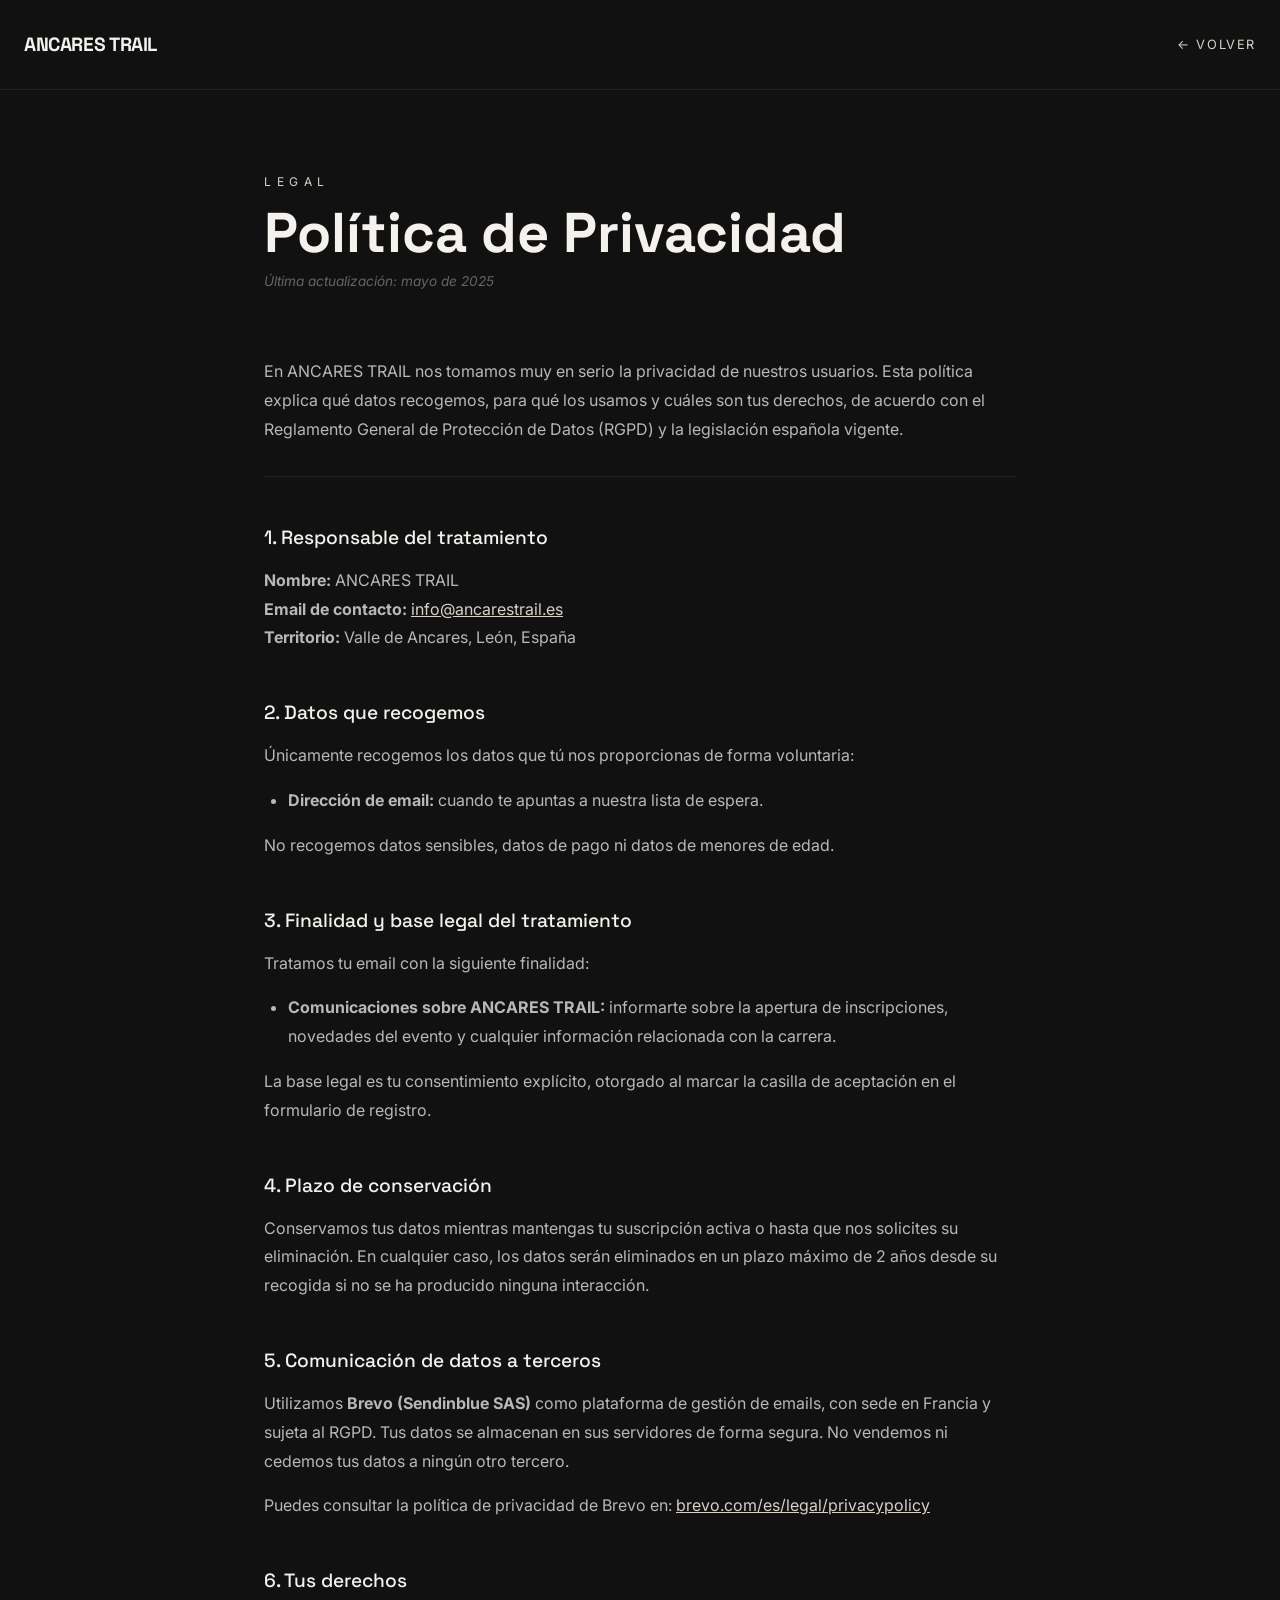
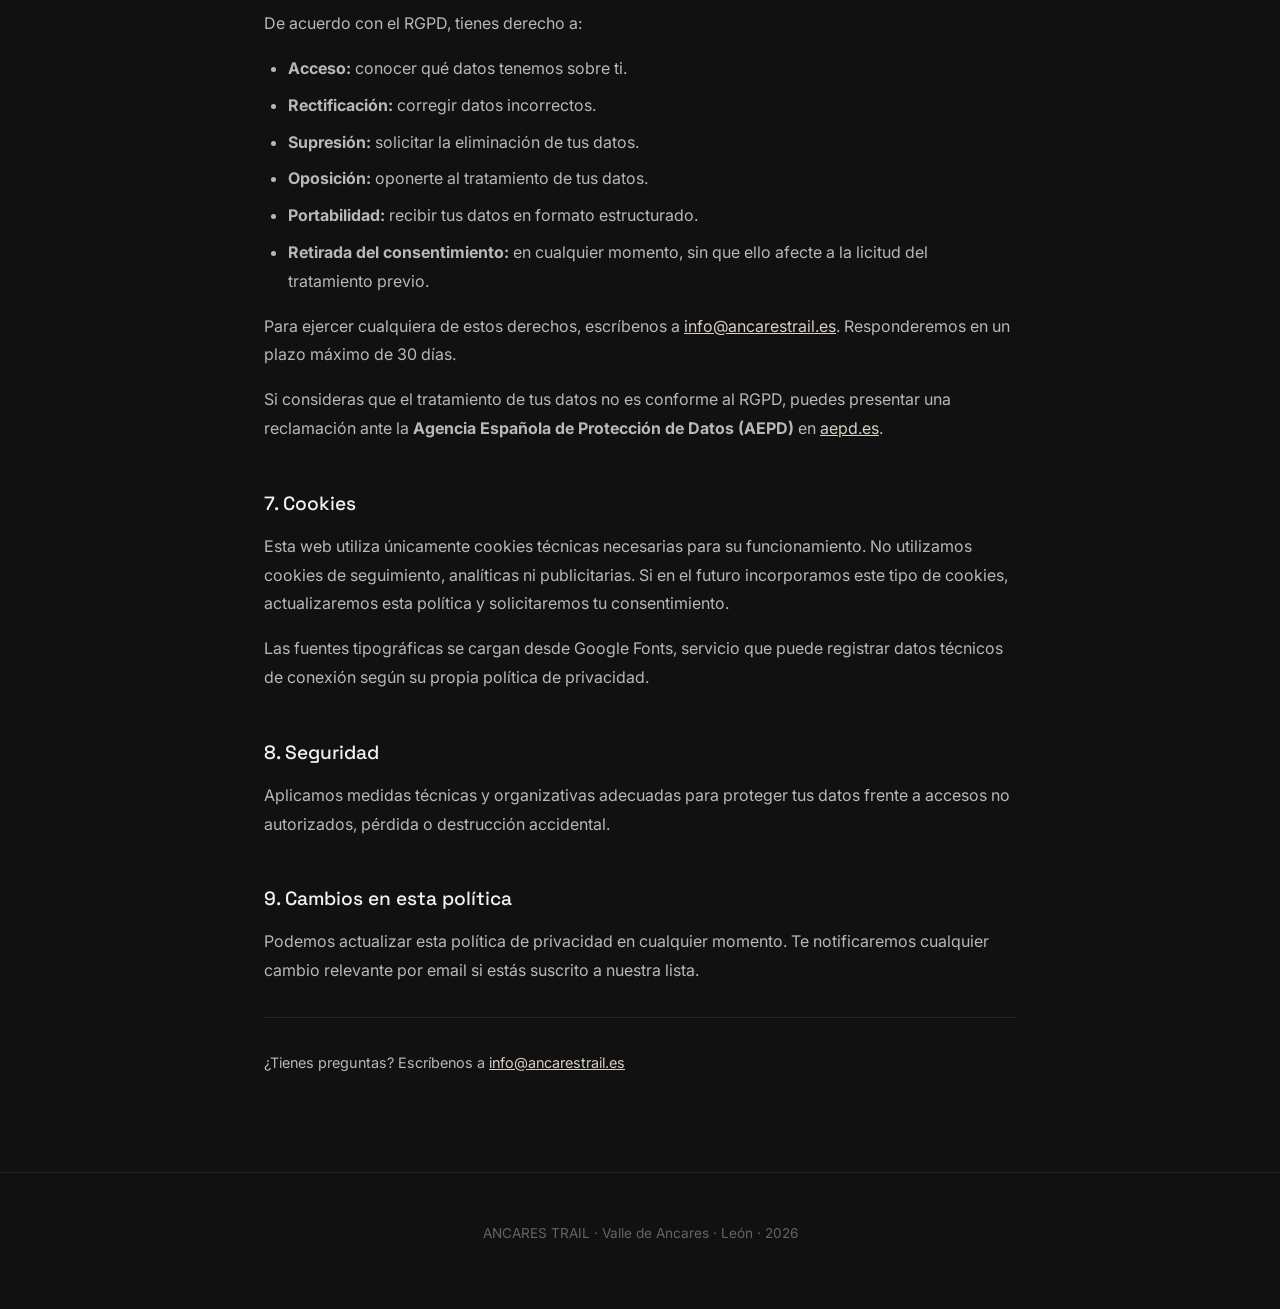
<file: privacidad.html>
<!DOCTYPE html>
<html lang="es">
<head>
<meta charset="UTF-8">
<meta name="viewport" content="width=device-width, initial-scale=1.0">
<meta name="robots" content="noindex, follow">
<title>Política de Privacidad | ANCARES TRAIL</title>
<link rel="preconnect" href="https://fonts.googleapis.com">
<link rel="preconnect" href="https://fonts.gstatic.com" crossorigin>
<link href="https://fonts.googleapis.com/css2?family=Inter:wght@300;400;500;600&family=Space+Grotesk:wght@400;500;700&display=swap" rel="stylesheet">
<style>
  *, *::before, *::after { margin:0; padding:0; box-sizing:border-box; max-width:100%; }

  :root{
    --black:#111111;
    --forest:#1D3B2A;
    --stone:#D8D1C5;
    --off:#F5F2ED;
  }

  html{ overflow-x:hidden; }

  body{
    background:var(--black);
    color:var(--off);
    font-family:'Inter',sans-serif;
    overflow-x:hidden;
  }

  header{
    padding:2rem 1.5rem;
    border-bottom:1px solid rgba(255,255,255,.08);
    display:flex;
    align-items:center;
    justify-content:space-between;
  }

  .logo-link{
    font-family:'Space Grotesk',sans-serif;
    font-size:1.2rem;
    font-weight:700;
    color:var(--off);
    text-decoration:none;
    letter-spacing:-.02em;
  }

  .back-link{
    font-size:.8rem;
    color:var(--stone);
    text-decoration:none;
    letter-spacing:.1rem;
    text-transform:uppercase;
    transition:.3s;
  }

  .back-link:hover{ color:var(--off); }

  main{
    max-width:800px;
    margin:0 auto;
    padding:5rem 1.5rem;
  }

  .eyebrow{
    display:inline-block;
    margin-bottom:1rem;
    text-transform:uppercase;
    letter-spacing:.35rem;
    color:var(--stone);
    font-size:.75rem;
  }

  h1{
    font-family:'Space Grotesk',sans-serif;
    font-size:clamp(2rem,5vw,3.5rem);
    line-height:1;
    margin-bottom:.5rem;
  }

  .updated{
    font-size:.85rem;
    color:rgba(255,255,255,.35);
    margin-bottom:4rem;
    font-style:italic;
  }

  h2{
    font-family:'Space Grotesk',sans-serif;
    font-size:1.2rem;
    font-weight:500;
    margin:3rem 0 1rem;
    color:var(--off);
  }

  p, li{
    font-size:1rem;
    line-height:1.8;
    color:rgba(255,255,255,.7);
    margin-bottom:1rem;
  }

  ul{
    padding-left:1.5rem;
    margin-bottom:1rem;
  }

  li{ margin-bottom:.5rem; }

  a{ color:var(--stone); }
  a:hover{ color:var(--off); }

  .divider{
    width:100%;
    height:1px;
    background:rgba(255,255,255,.08);
    margin:2rem 0;
  }

  footer{
    padding:3rem 1.5rem;
    border-top:1px solid rgba(255,255,255,.08);
    text-align:center;
  }

  footer p{
    color:rgba(255,255,255,.35);
    font-size:.85rem;
  }
</style>
</head>
<body>

<header>
  <a href="/" class="logo-link">ANCARES TRAIL</a>
  <a href="/" class="back-link">← Volver</a>
</header>

<main>
  <span class="eyebrow">Legal</span>
  <h1>Política de Privacidad</h1>
  <p class="updated">Última actualización: mayo de 2025</p>

  <p>En ANCARES TRAIL nos tomamos muy en serio la privacidad de nuestros usuarios. Esta política explica qué datos recogemos, para qué los usamos y cuáles son tus derechos, de acuerdo con el Reglamento General de Protección de Datos (RGPD) y la legislación española vigente.</p>

  <div class="divider"></div>

  <h2>1. Responsable del tratamiento</h2>
  <p>
    <strong>Nombre:</strong> ANCARES TRAIL<br>
    <strong>Email de contacto:</strong> <a href="mailto:info@ancarestrail.es">info@ancarestrail.es</a><br>
    <strong>Territorio:</strong> Valle de Ancares, León, España
  </p>

  <h2>2. Datos que recogemos</h2>
  <p>Únicamente recogemos los datos que tú nos proporcionas de forma voluntaria:</p>
  <ul>
    <li><strong>Dirección de email:</strong> cuando te apuntas a nuestra lista de espera.</li>
  </ul>
  <p>No recogemos datos sensibles, datos de pago ni datos de menores de edad.</p>

  <h2>3. Finalidad y base legal del tratamiento</h2>
  <p>Tratamos tu email con la siguiente finalidad:</p>
  <ul>
    <li><strong>Comunicaciones sobre ANCARES TRAIL:</strong> informarte sobre la apertura de inscripciones, novedades del evento y cualquier información relacionada con la carrera.</li>
  </ul>
  <p>La base legal es tu consentimiento explícito, otorgado al marcar la casilla de aceptación en el formulario de registro.</p>

  <h2>4. Plazo de conservación</h2>
  <p>Conservamos tus datos mientras mantengas tu suscripción activa o hasta que nos solicites su eliminación. En cualquier caso, los datos serán eliminados en un plazo máximo de 2 años desde su recogida si no se ha producido ninguna interacción.</p>

  <h2>5. Comunicación de datos a terceros</h2>
  <p>Utilizamos <strong>Brevo (Sendinblue SAS)</strong> como plataforma de gestión de emails, con sede en Francia y sujeta al RGPD. Tus datos se almacenan en sus servidores de forma segura. No vendemos ni cedemos tus datos a ningún otro tercero.</p>
  <p>Puedes consultar la política de privacidad de Brevo en: <a href="https://www.brevo.com/es/legal/privacypolicy/" target="_blank">brevo.com/es/legal/privacypolicy</a></p>

  <h2>6. Tus derechos</h2>
  <p>De acuerdo con el RGPD, tienes derecho a:</p>
  <ul>
    <li><strong>Acceso:</strong> conocer qué datos tenemos sobre ti.</li>
    <li><strong>Rectificación:</strong> corregir datos incorrectos.</li>
    <li><strong>Supresión:</strong> solicitar la eliminación de tus datos.</li>
    <li><strong>Oposición:</strong> oponerte al tratamiento de tus datos.</li>
    <li><strong>Portabilidad:</strong> recibir tus datos en formato estructurado.</li>
    <li><strong>Retirada del consentimiento:</strong> en cualquier momento, sin que ello afecte a la licitud del tratamiento previo.</li>
  </ul>
  <p>Para ejercer cualquiera de estos derechos, escríbenos a <a href="mailto:info@ancarestrail.es">info@ancarestrail.es</a>. Responderemos en un plazo máximo de 30 días.</p>
  <p>Si consideras que el tratamiento de tus datos no es conforme al RGPD, puedes presentar una reclamación ante la <strong>Agencia Española de Protección de Datos (AEPD)</strong> en <a href="https://www.aepd.es" target="_blank">aepd.es</a>.</p>

  <h2>7. Cookies</h2>
  <p>Esta web utiliza únicamente cookies técnicas necesarias para su funcionamiento. No utilizamos cookies de seguimiento, analíticas ni publicitarias. Si en el futuro incorporamos este tipo de cookies, actualizaremos esta política y solicitaremos tu consentimiento.</p>
  <p>Las fuentes tipográficas se cargan desde Google Fonts, servicio que puede registrar datos técnicos de conexión según su propia política de privacidad.</p>

  <h2>8. Seguridad</h2>
  <p>Aplicamos medidas técnicas y organizativas adecuadas para proteger tus datos frente a accesos no autorizados, pérdida o destrucción accidental.</p>

  <h2>9. Cambios en esta política</h2>
  <p>Podemos actualizar esta política de privacidad en cualquier momento. Te notificaremos cualquier cambio relevante por email si estás suscrito a nuestra lista.</p>

  <div class="divider"></div>

  <p style="font-size:.9rem;">¿Tienes preguntas? Escríbenos a <a href="mailto:info@ancarestrail.es">info@ancarestrail.es</a></p>

</main>

<footer>
  <p>ANCARES TRAIL · Valle de Ancares · León · 2026</p>
</footer>

</body>
</html>
</file>
